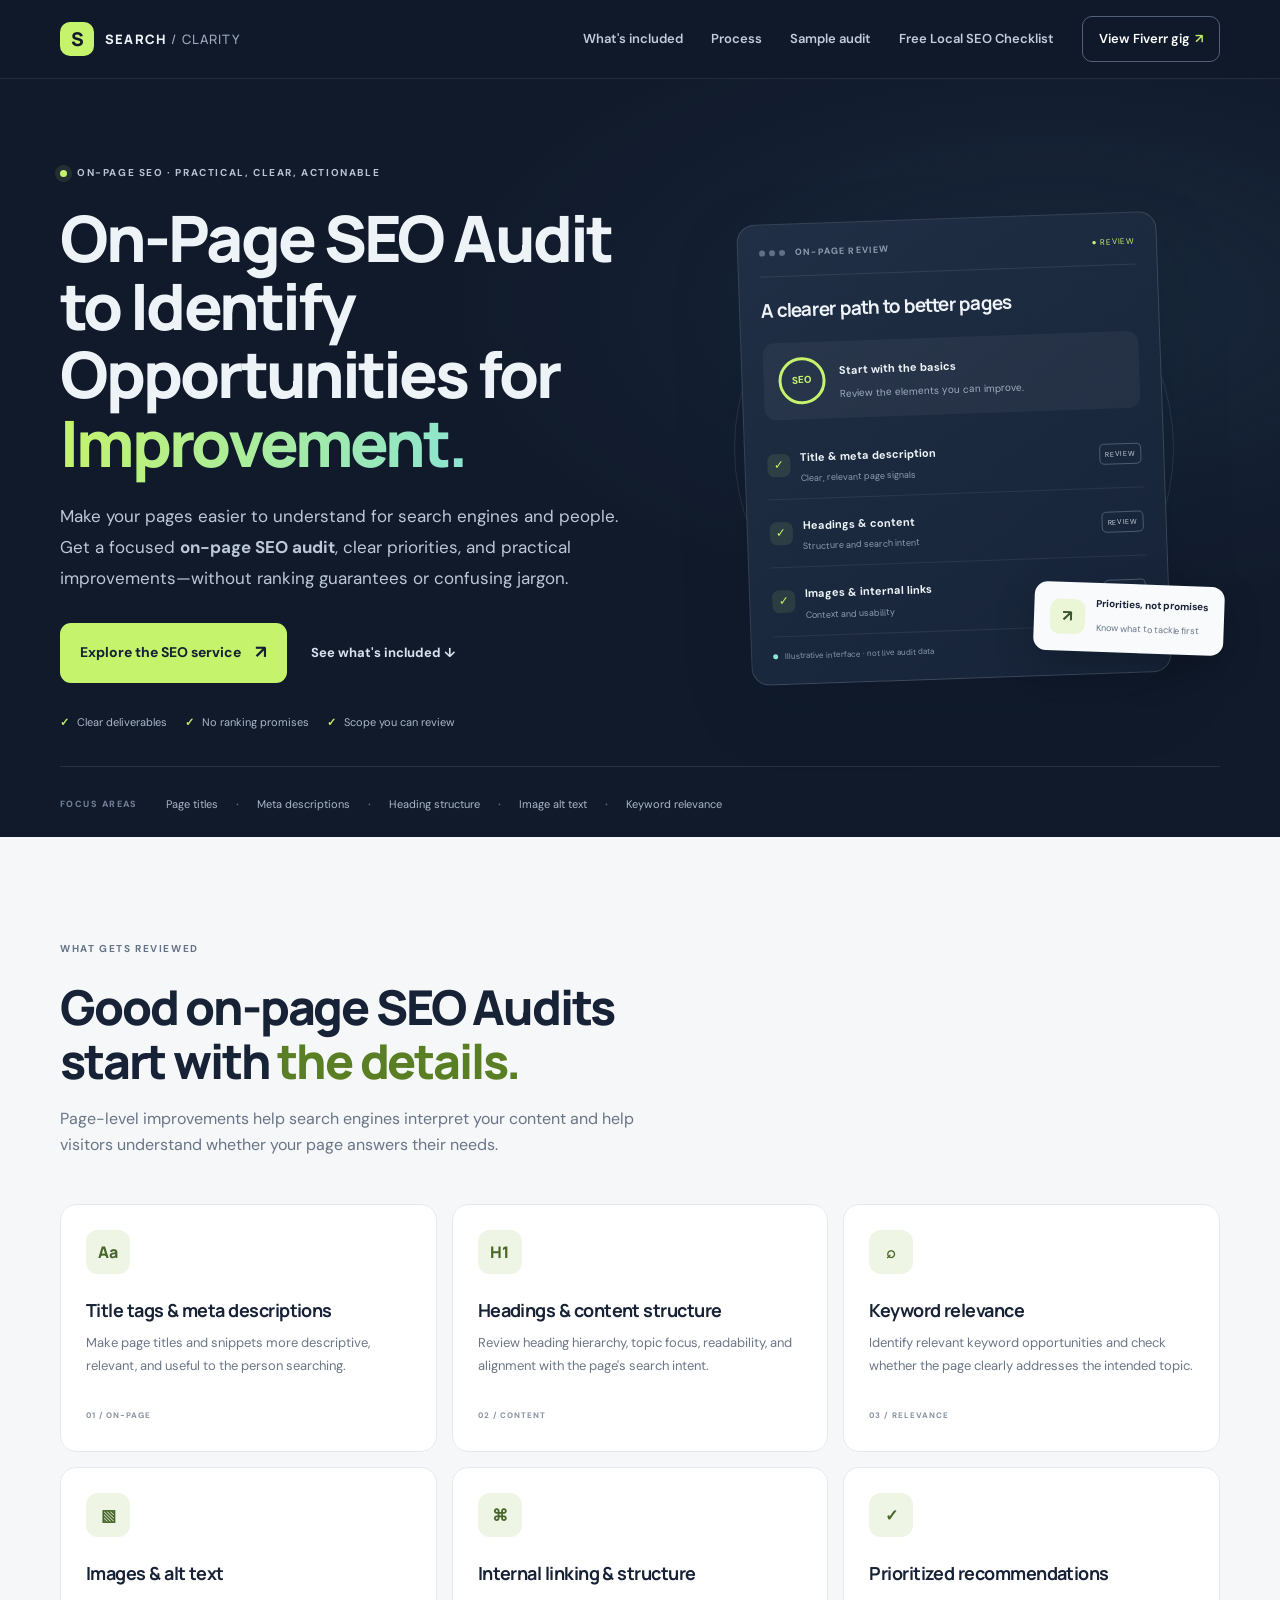
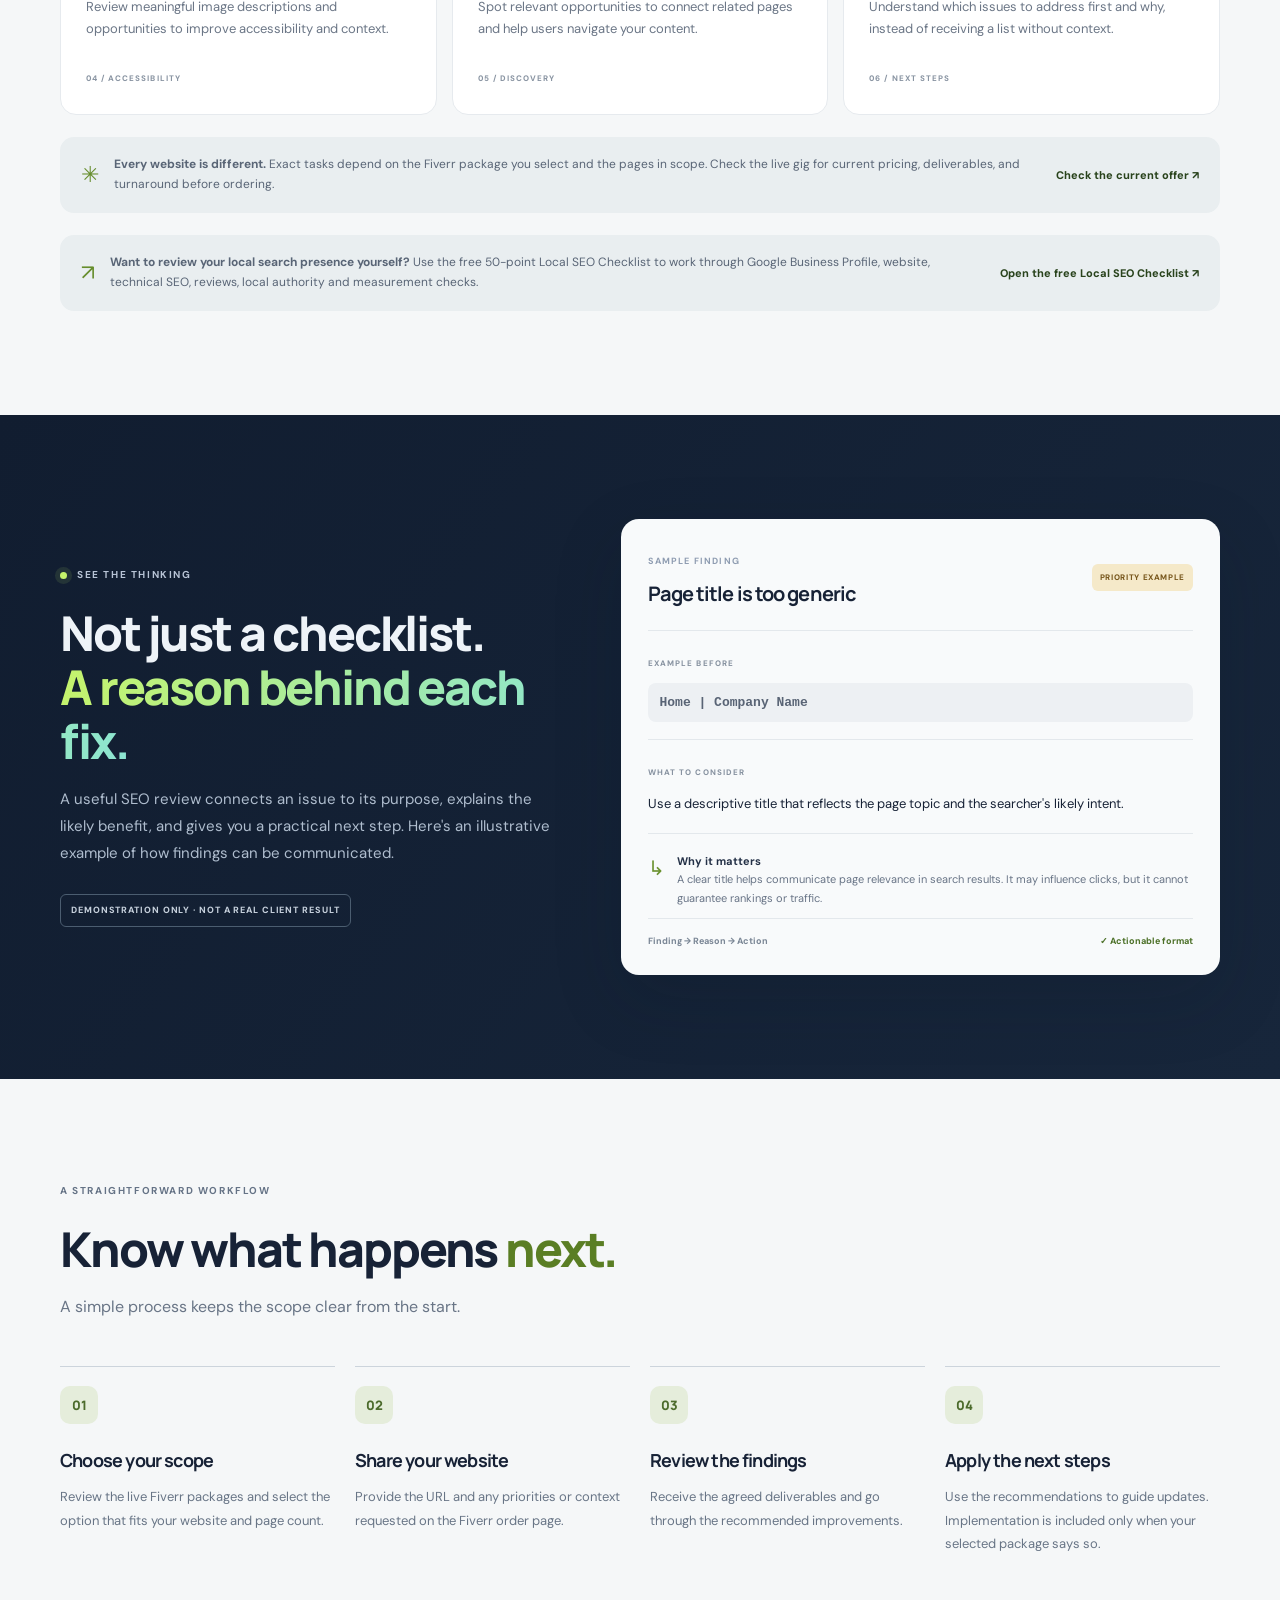
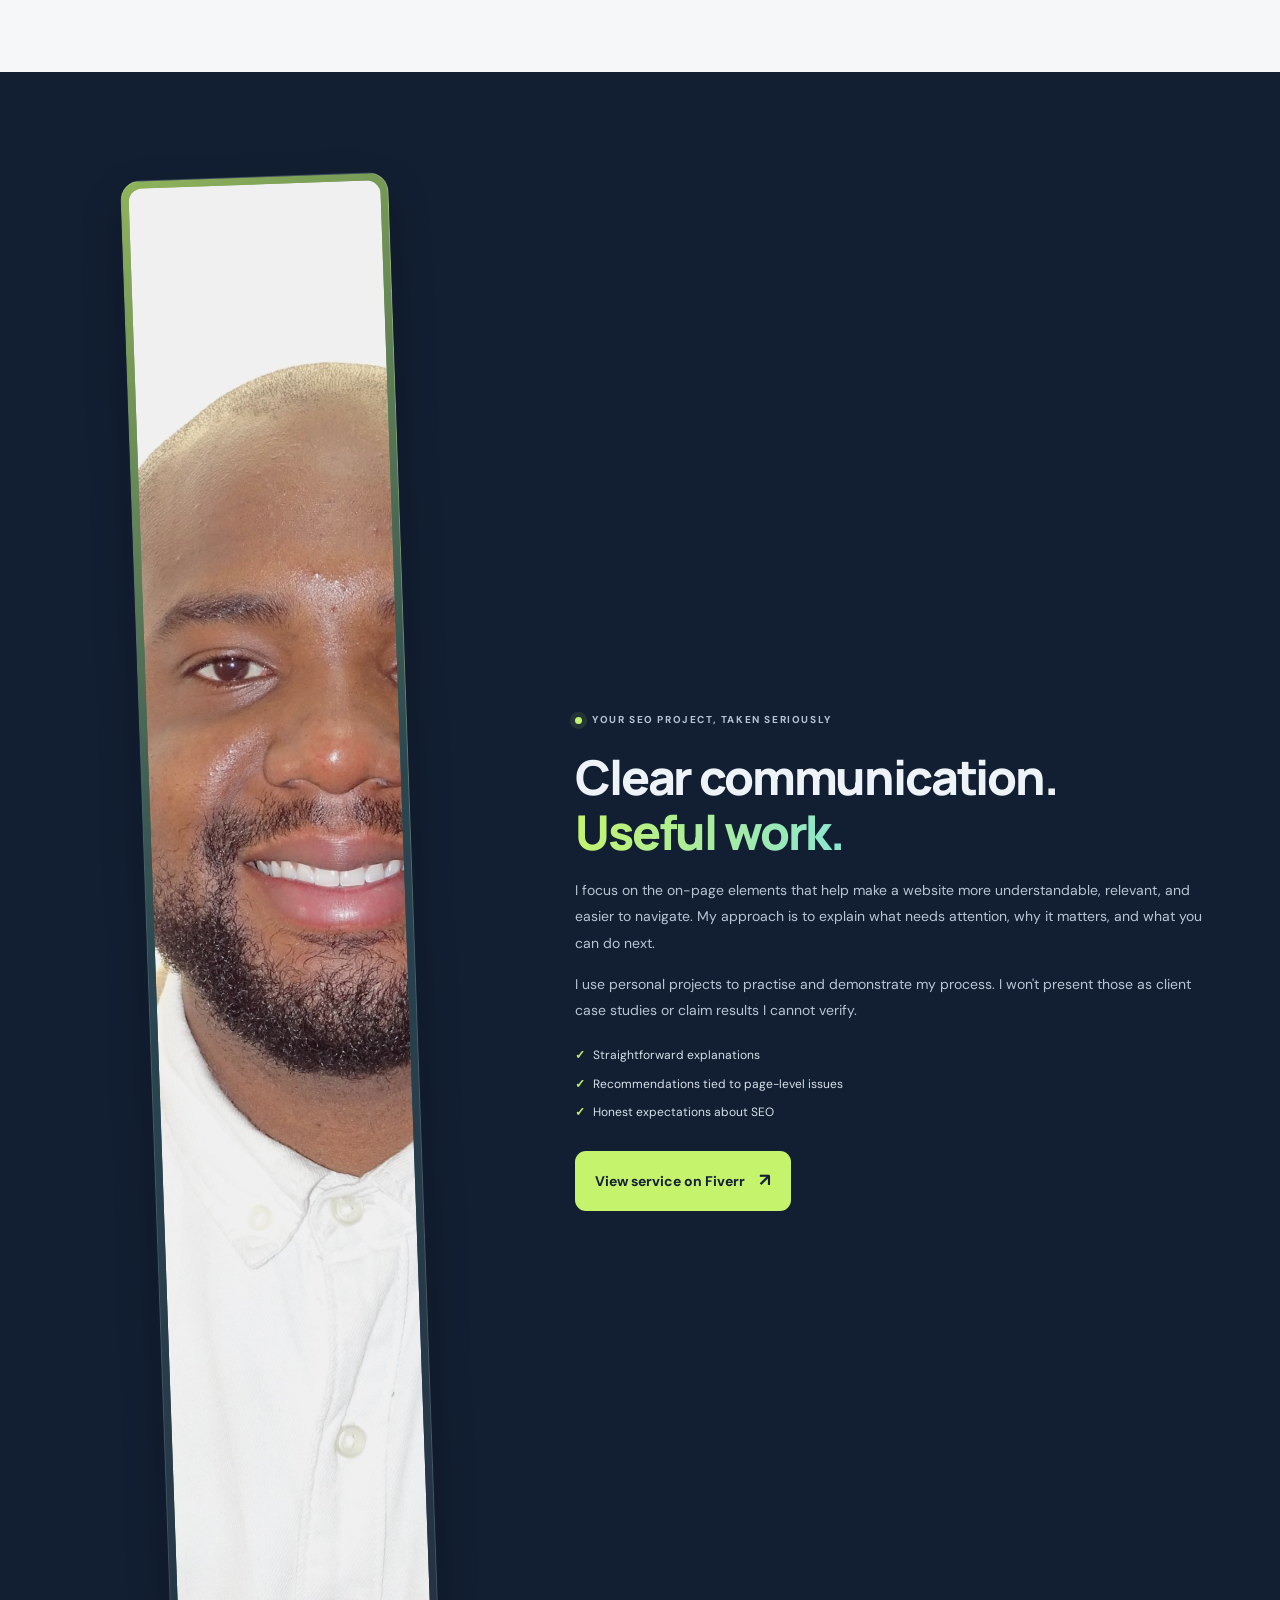
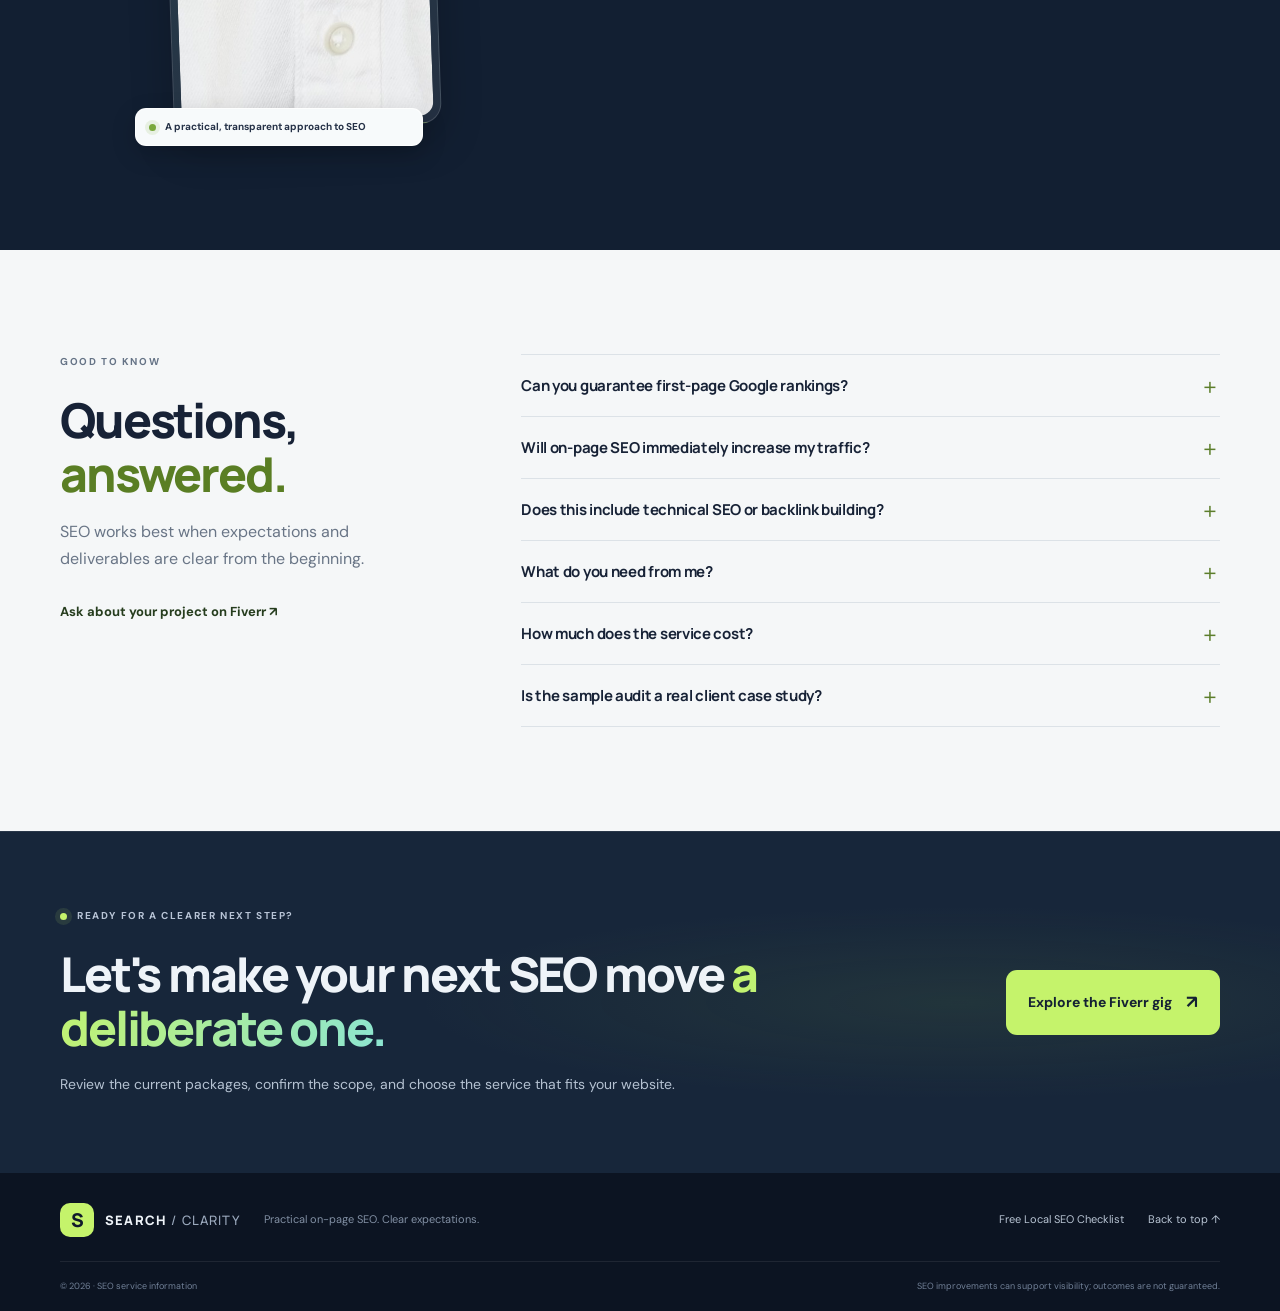
<file: index.html>
<!doctype html>
<html lang="en">
<head>
  <script async src="https://www.googletagmanager.com/gtm.js?id=GTM-PKQ6WCDD"></script>
<script>
  window.dataLayer = window.dataLayer || [];
  function gtag(){dataLayer.push(arguments);}
  gtag('js', new Date());
</script>
  
  <meta charset="utf-8">
  <meta name="viewport" content="width=device-width, initial-scale=1, viewport-fit=cover">
  <meta name="theme-color" content="#101a2b">
  <meta name="color-scheme" content="dark light">

  <title>On-Page SEO Audit | Practical Website SEO Review | SearchClarity</title>
 <link rel="icon" type="image/svg+xml" href="/favicon.svg">

  <meta name="description" content="Get a practical on-page SEO audit of titles, meta descriptions, headings, images and internal links, with clear, prioritized recommendations.">

  <link rel="canonical" href="https://searchclarity.org/">

  <meta property="og:type" content="website">
  <meta property="og:site_name" content="SearchClarity">
  <meta property="og:url" content="https://searchclarity.org/">
  <meta property="og:locale" content="en_US">
  <meta name="twitter:card" content="summary_large_image">
  <meta property="og:title" content="Make your website easier for search engines to understand">
  <meta property="og:description" content="Practical on-page SEO audit and clear next steps. Explore the service on Fiverr.">
  <meta property="og:image" content="https://searchclarity.org/profile-photo.jpg">

  <link rel="preload" as="image" href="./profile-photo.jpg" fetchpriority="high">
  <link rel="stylesheet" href="styles.css">

  <script type="application/ld+json">
  {
    "@context": "https://schema.org",
    "@graph": [
      {
        "@type": "WebSite",
        "@id": "https://searchclarity.org/#website",
        "url": "https://searchclarity.org/",
        "name": "SearchClarity",
        "inLanguage": "en"
      },
      {
        "@type": "WebPage",
        "@id": "https://searchclarity.org/#webpage",
        "url": "https://searchclarity.org/",
        "name": "On-Page SEO Audit | Practical Website SEO Review | SearchClarity",
        "description": "Get a practical on-page SEO audit of titles, meta descriptions, headings, images and internal links, with clear, prioritized recommendations.",
        "isPartOf": { "@id": "https://searchclarity.org/#website" },
        "inLanguage": "en"
      }
    ]
  }
  </script>
</head>

<body>

  <a class="skip-link" href="#main">Skip to content</a>

  <header class="site-header">
    <div class="container nav-wrap">

      <a class="brand" href="#top" aria-label="SEO service home">
        <span class="brand-mark">S</span>
        <span>SEARCH<span class="brand-light"> / CLARITY</span></span>
      </a>

      <button class="menu-toggle" type="button"
        aria-expanded="false" aria-controls="primary-nav">
        <span class="sr-only">Toggle navigation</span>
        <span></span>
        <span></span>
      </button>

      <nav id="primary-nav" class="nav-links" aria-label="Main navigation">
        <a href="#deliverables">What's included</a>
        <a href="#process">Process</a>
        <a href="#sample">Sample audit</a>
         <a href="https://searchclarity.org/free-seo-check.html">Free Local SEO Checklist</a>
        <a class="nav-cta"
          href="https://www.fiverr.com/s/bk0kx31"
          target="_blank" rel="noopener noreferrer">
          View Fiverr gig <span aria-hidden="true">↗</span>
        </a>
      </nav>

    </div>
  </header>

  <main id="main">

    <!-- HERO SECTION -->
    <section class="hero section" id="top">

      <div class="hero-grid container">

        <div class="hero-copy">

          <p class="eyebrow">
            <span class="pulse"></span>
            ON-PAGE SEO · PRACTICAL, CLEAR, ACTIONABLE
          </p>

          <h1>
            On-Page SEO Audit to Identify
            Opportunities for
            <span class="text-gradient">Improvement.</span>
          </h1>

          <p class="hero-lead">
            Make your pages easier to understand for search engines and people.
            Get a focused <strong>on-page SEO audit</strong>, clear priorities,
            and practical improvements—without ranking guarantees or confusing jargon.
          </p>

          <div class="hero-actions">

            <a class="button button-primary"
              href="https://www.fiverr.com/s/bk0kx31"
              target="_blank" rel="noopener noreferrer">
              Explore the SEO service
              <span aria-hidden="true">↗</span>
            </a>

            <a class="text-link" href="#deliverables">
              See what's included
              <span aria-hidden="true">↓</span>
            </a>

          </div>

          <div class="trust-notes">
            <span><i aria-hidden="true">✓</i> Clear deliverables</span>
            <span><i aria-hidden="true">✓</i> No ranking promises</span>
            <span><i aria-hidden="true">✓</i> Scope you can review</span>
          </div>

        </div>

        <div class="hero-visual" aria-label="Illustration of an SEO review dashboard">

          <div class="orbit orbit-one"></div>
          <div class="orbit orbit-two"></div>

          <div class="dashboard-card">

            <div class="dash-top">
              <span class="window-dots">
                <i></i><i></i><i></i>
              </span>
              <span class="dash-label">ON-PAGE REVIEW</span>
              <span class="dash-status">● REVIEW</span>
            </div>

            <div class="dash-title">
              A clearer path to better pages
            </div>

            <div class="score-row">
              <div class="score-ring">
                <span>SEO</span>
              </div>
              <div>
                <strong>Start with the basics</strong>
                <p>Review the elements you can improve.</p>
              </div>
            </div>

            <div class="check-row">
              <span class="check-icon">✓</span>
              <div>
                <strong>Title & meta description</strong>
                <small>Clear, relevant page signals</small>
              </div>
              <span class="row-tag">REVIEW</span>
            </div>

            <div class="check-row">
              <span class="check-icon">✓</span>
              <div>
                <strong>Headings & content</strong>
                <small>Structure and search intent</small>
              </div>
              <span class="row-tag">REVIEW</span>
            </div>

            <div class="check-row">
              <span class="check-icon">✓</span>
              <div>
                <strong>Images & internal links</strong>
                <small>Context and usability</small>
              </div>
              <span class="row-tag">REVIEW</span>
            </div>

            <div class="dash-foot">
              <span class="foot-dot"></span>
              Illustrative interface · not live audit data
            </div>

          </div>

          <div class="floating-note">
            <span class="note-icon">↗</span>
            <div>
              <strong>Priorities, not promises</strong>
              <small>Know what to tackle first</small>
            </div>
          </div>

        </div>

      </div>

      <div class="hero-bottom container">
        <span>FOCUS AREAS</span>
        <div>Page titles</div>
        <b>·</b>
        <div>Meta descriptions</div>
        <b>·</b>
        <div>Heading structure</div>
        <b>·</b>
        <div>Image alt text</div>
        <b>·</b>
        <div>Keyword relevance</div>
      </div>

    </section>

    <!-- DELIVERABLES -->
    <section class="section section-light" id="deliverables">

      <div class="container">

        <div class="section-heading">
          <p class="eyebrow eyebrow-dark">WHAT GETS REVIEWED</p>

          <h2>
            Good on-page SEO Audits start with
            <span class="accent-text">the details.</span>
          </h2>

          <p>
            Page-level improvements help search engines interpret your content
            and help visitors understand whether your page answers their needs.
          </p>
        </div>

        <div class="service-grid">

          <article class="service-card">
            <div class="service-icon">Aa</div>
            <h3>Title tags & meta descriptions</h3>
            <p>
              Make page titles and snippets more descriptive, relevant,
              and useful to the person searching.
            </p>
            <span class="card-number">01 / ON-PAGE</span>
          </article>

          <article class="service-card">
            <div class="service-icon">H1</div>
            <h3>Headings & content structure</h3>
            <p>
              Review heading hierarchy, topic focus, readability,
              and alignment with the page's search intent.
            </p>
            <span class="card-number">02 / CONTENT</span>
          </article>

          <article class="service-card">
            <div class="service-icon">⌕</div>
            <h3>Keyword relevance</h3>
            <p>
              Identify relevant keyword opportunities and check whether
              the page clearly addresses the intended topic.
            </p>
            <span class="card-number">03 / RELEVANCE</span>
          </article>

          <article class="service-card">
            <div class="service-icon">▧</div>
            <h3>Images & alt text</h3>
            <p>
              Review meaningful image descriptions and opportunities
              to improve accessibility and context.
            </p>
            <span class="card-number">04 / ACCESSIBILITY</span>
          </article>

          <article class="service-card">
            <div class="service-icon">⌘</div>
            <h3>Internal linking & structure</h3>
            <p>
              Spot relevant opportunities to connect related pages
              and help users navigate your content.
            </p>
            <span class="card-number">05 / DISCOVERY</span>
          </article>

          <article class="service-card">
            <div class="service-icon">✓</div>
            <h3>Prioritized recommendations</h3>
            <p>
              Understand which issues to address first and why,
              instead of receiving a list without context.
            </p>
            <span class="card-number">06 / NEXT STEPS</span>
          </article>

        </div>

        <div class="scope-note">
          <span class="scope-star">✳</span>

          <p>
            <strong>Every website is different.</strong>
            Exact tasks depend on the Fiverr package you select and the pages
            in scope. Check the live gig for current pricing, deliverables,
            and turnaround before ordering.
          </p>

          <a href="https://www.fiverr.com/s/bk0kx31"
            target="_blank" rel="noopener noreferrer">
            Check the current offer ↗
          </a>
        </div>
        <div class="scope-note">
          <span class="scope-star" aria-hidden="true">↗</span>
          <p>
            <strong>Want to review your local search presence yourself?</strong>
            Use the free 50-point Local SEO Checklist to work through Google Business Profile,
            website, technical SEO, reviews, local authority and measurement checks.
          </p>
          <a href="https://searchclarity.org/free-seo-check.html">Open the free Local SEO Checklist ↗</a>
        </div>

      </div>
    </section>

    <!-- SAMPLE AUDIT -->
    <section class="section dark-section" id="sample">

      <div class="container sample-grid">

        <div>
          <p class="eyebrow">
            <span class="pulse"></span>
            SEE THE THINKING
          </p>

          <h2>
            Not just a checklist.<br>
            <span class="text-gradient">A reason behind each fix.</span>
          </h2>

          <p class="section-copy">
            A useful SEO review connects an issue to its purpose,
            explains the likely benefit, and gives you a practical next step.
            Here's an illustrative example of how findings can be communicated.
          </p>

          <div class="sample-disclaimer">
            DEMONSTRATION ONLY · NOT A REAL CLIENT RESULT
          </div>
        </div>

        <div class="audit-panel">

          <div class="audit-head">
            <div>
              <span class="mini-label">SAMPLE FINDING</span>
              <h3>Page title is too generic</h3>
            </div>
            <span class="priority priority-high">PRIORITY EXAMPLE</span>
          </div>

          <div class="audit-before">
            <span>EXAMPLE BEFORE</span>
            <p>Home | Company Name</p>
          </div>

          <div class="audit-after">
            <span>WHAT TO CONSIDER</span>
            <p>
              Use a descriptive title that reflects the page topic
              and the searcher's likely intent.
            </p>
          </div>

          <div class="audit-reason">
            <span class="reason-icon">↳</span>
            <p>
              <strong>Why it matters</strong><br>
              A clear title helps communicate page relevance in search results.
              It may influence clicks, but it cannot guarantee rankings or traffic.
            </p>
          </div>

          <div class="audit-bottom">
            <span>Finding → Reason → Action</span>
            <span class="audit-check">✓ Actionable format</span>
          </div>

        </div>

      </div>
    </section>

    <!-- PROCESS -->
    <section class="section section-light" id="process">

      <div class="container">

        <div class="section-heading">
          <p class="eyebrow eyebrow-dark">A STRAIGHTFORWARD WORKFLOW</p>

          <h2>
            Know what happens
            <span class="accent-text">next.</span>
          </h2>

          <p>
            A simple process keeps the scope clear from the start.
          </p>
        </div>

        <div class="process-grid">

          <article class="process-step">
            <span class="step-no">01</span>
            <h3>Choose your scope</h3>
            <p>
              Review the live Fiverr packages and select the option
              that fits your website and page count.
            </p>
          </article>

          <article class="process-step">
            <span class="step-no">02</span>
            <h3>Share your website</h3>
            <p>
              Provide the URL and any priorities or context requested
              on the Fiverr order page.
            </p>
          </article>

          <article class="process-step">
            <span class="step-no">03</span>
            <h3>Review the findings</h3>
            <p>
              Receive the agreed deliverables and go through
              the recommended improvements.
            </p>
          </article>

          <article class="process-step">
            <span class="step-no">04</span>
            <h3>Apply the next steps</h3>
            <p>
              Use the recommendations to guide updates.
              Implementation is included only when your selected package says so.
            </p>
          </article>

        </div>

      </div>
    </section>

    <!-- ABOUT -->
    <section class="section about-section" id="about">

      <div class="container about-grid">

        <div class="portrait-wrap">
          <div class="portrait-frame">
            <img
              src="./profile-photo.jpg"
              width="1024"
              height="1536"
              alt="Portrait of the SEO service provider wearing a tan jacket and white shirt"
              loading="lazy"
              decoding="async"
            >
          </div>

          <div class="portrait-caption">
            <span class="caption-dot"></span>
            A practical, transparent approach to SEO
          </div>
        </div>

        <div class="about-copy">

          <p class="eyebrow">
            <span class="pulse"></span>
            YOUR SEO PROJECT, TAKEN SERIOUSLY
          </p>

          <h2>
            Clear communication.<br>
            <span class="text-gradient">Useful work.</span>
          </h2>

          <p>
            I focus on the on-page elements that help make a website more
            understandable, relevant, and easier to navigate. My approach
            is to explain what needs attention, why it matters, and what
            you can do next.
          </p>

          <p>
            I use personal projects to practise and demonstrate my process.
            I won't present those as client case studies or claim results
            I cannot verify.
          </p>

          <div class="about-points">
            <span><i>✓</i> Straightforward explanations</span>
            <span><i>✓</i> Recommendations tied to page-level issues</span>
            <span><i>✓</i> Honest expectations about SEO</span>
          </div>

          <a class="button button-primary"
            href="https://www.fiverr.com/s/bk0kx31"
            target="_blank" rel="noopener noreferrer">
            View service on Fiverr
            <span aria-hidden="true">↗</span>
          </a>

        </div>
      </div>
    </section>

    <!-- FAQ -->
    <section class="section section-light faq-section" id="faq">

      <div class="container faq-grid">

        <div class="faq-intro">

          <p class="eyebrow eyebrow-dark">GOOD TO KNOW</p>

          <h2>
            Questions,
            <span class="accent-text">answered.</span>
          </h2>

          <p>
            SEO works best when expectations and deliverables
            are clear from the beginning.
          </p>

          <a class="text-link text-link-dark"
            href="https://www.fiverr.com/s/bk0kx31"
            target="_blank" rel="noopener noreferrer">
            Ask about your project on Fiverr ↗
          </a>

        </div>

        <div class="faq-list">

          <details>
            <summary>Can you guarantee first-page Google rankings?</summary>
            <p>
              No. No ethical SEO provider can guarantee a particular ranking
              or timeline. Search results depend on many factors outside
              the control of a single service provider.
            </p>
          </details>

          <details>
            <summary>Will on-page SEO immediately increase my traffic?</summary>
            <p>
              Not necessarily. Improvements can make pages clearer and better
              aligned with search intent, but results depend on competition,
              site authority, technical health, content quality, and how
              search engines respond over time.
            </p>
          </details>

          <details>
            <summary>Does this include technical SEO or backlink building?</summary>
            <p>
              Do not assume so. Check the live Fiverr package for its exact
              scope. This page focuses on on-page SEO; technical fixes
              and off-page work should only be expected when explicitly included.
            </p>
          </details>

          <details>
            <summary>What do you need from me?</summary>
            <p>
              Usually, the website URL, the pages included in your chosen
              package, and any relevant business or audience context.
              Follow the requirements listed on the Fiverr order page.
            </p>
          </details>

          <details>
            <summary>How much does the service cost?</summary>
            <p>
              Pricing and package details can change. Use the Fiverr gig link
              for the current price, delivery time, and deliverables
              before placing an order.
            </p>
          </details>

          <details>
            <summary>Is the sample audit a real client case study?</summary>
            <p>
              No. The sample finding on this page is an illustrative
              demonstration of the format and reasoning, not a real
              client result or a claim about a specific website.
            </p>
          </details>

        </div>
      </div>
    </section>

    <!-- FINAL CTA -->
    <section class="final-cta">

      <div class="container final-cta-inner">

        <div>
          <p class="eyebrow">
            <span class="pulse"></span>
            READY FOR A CLEARER NEXT STEP?
          </p>

          <h2>
            Let's make your next SEO move
            <span class="text-gradient">a deliberate one.</span>
          </h2>

          <p>
            Review the current packages, confirm the scope,
            and choose the service that fits your website.
          </p>
        </div>

        <a class="button button-primary button-large"
          href="https://www.fiverr.com/s/bk0kx31"
          target="_blank" rel="noopener noreferrer">
          Explore the Fiverr gig
          <span aria-hidden="true">↗</span>
        </a>

      </div>
    </section>

  </main>

  <!-- FOOTER -->
  <footer class="site-footer">

    <div class="container footer-inner">

      <a class="brand" href="#top">
        <span class="brand-mark">S</span>
        <span>SEARCH<span class="brand-light"> / CLARITY</span></span>
      </a>

      <p>Practical on-page SEO. Clear expectations.</p>
      <a class="back-top" href="https://searchclarity.org/free-seo-check.html">Free Local SEO Checklist</a>

      <a href="#top" class="back-top">Back to top ↑</a>

    </div>

    <div class="container copyright">
      <span>© <span id="year">2026</span> · SEO service information</span>
      <span>SEO improvements can support visibility; outcomes are not guaranteed.</span>
    </div>

  </footer>

  <script src="script.js" defer></script>

</body>
</html>
</file>
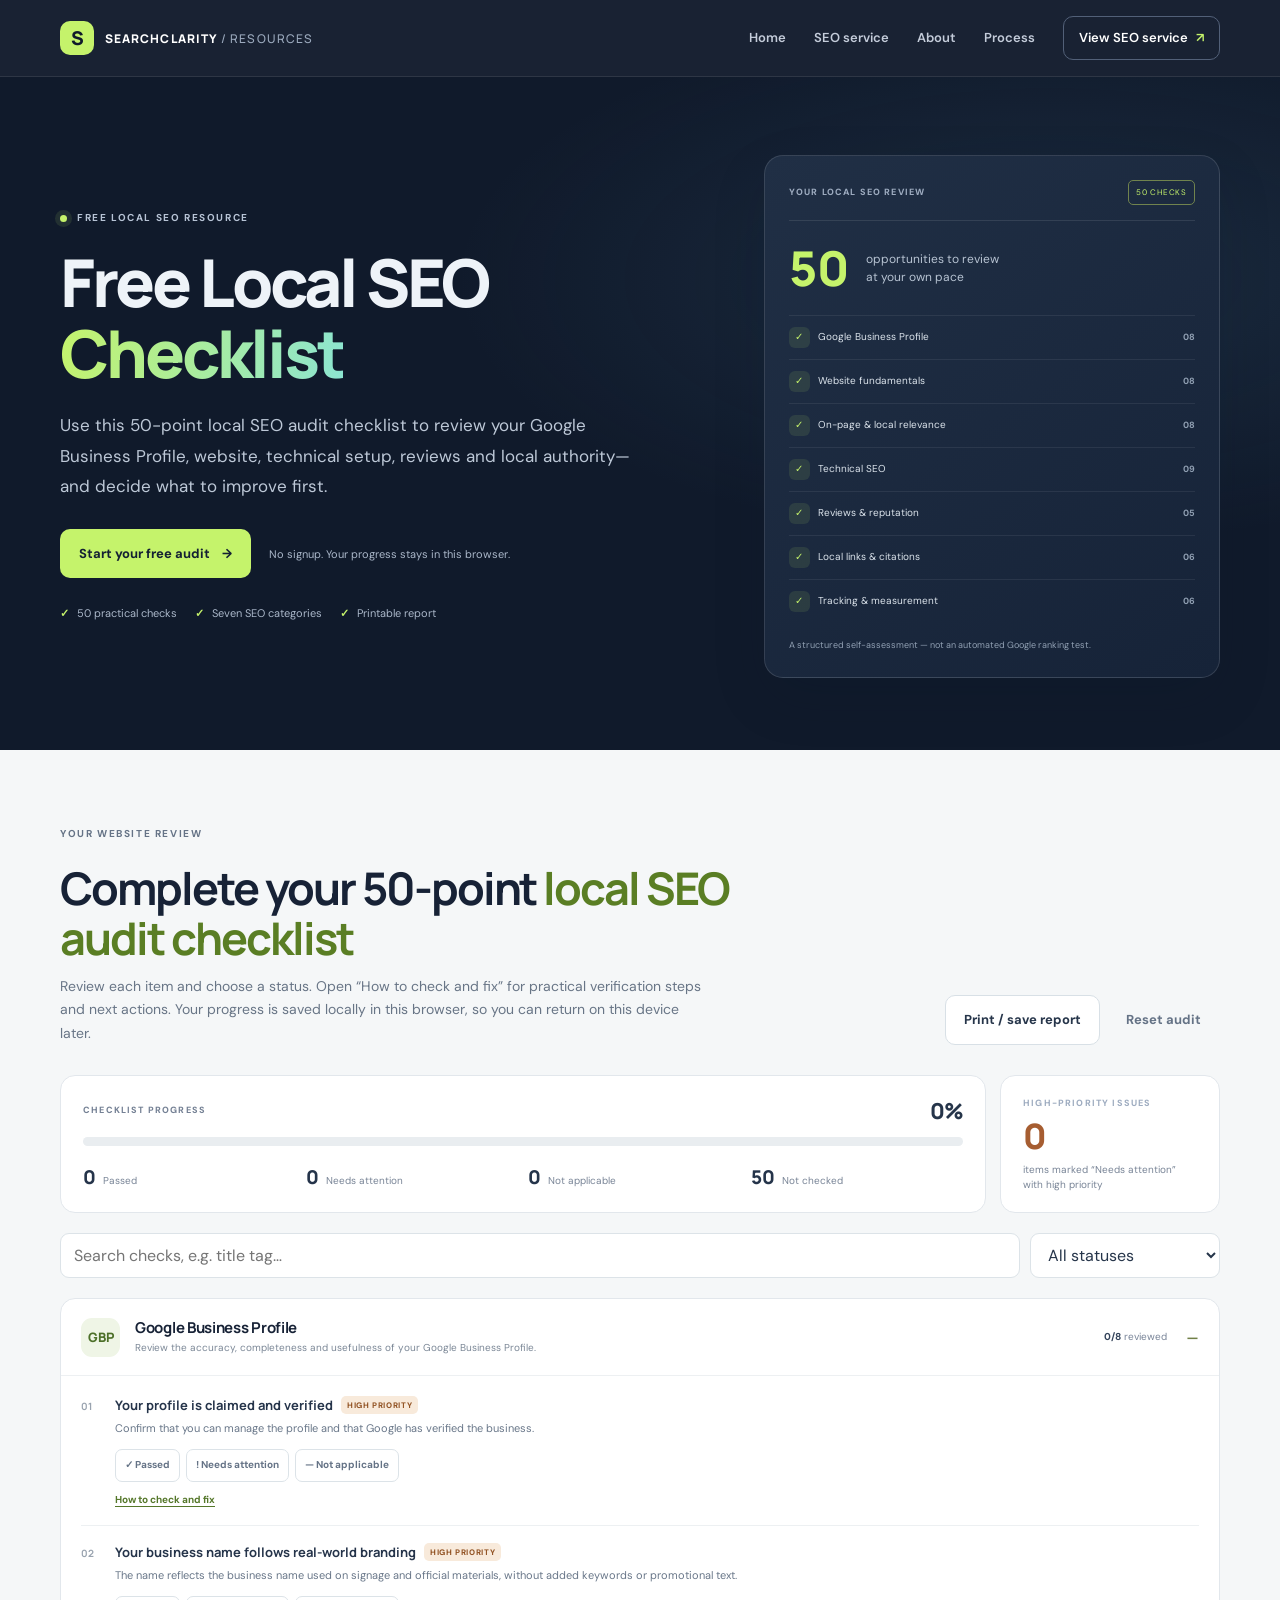
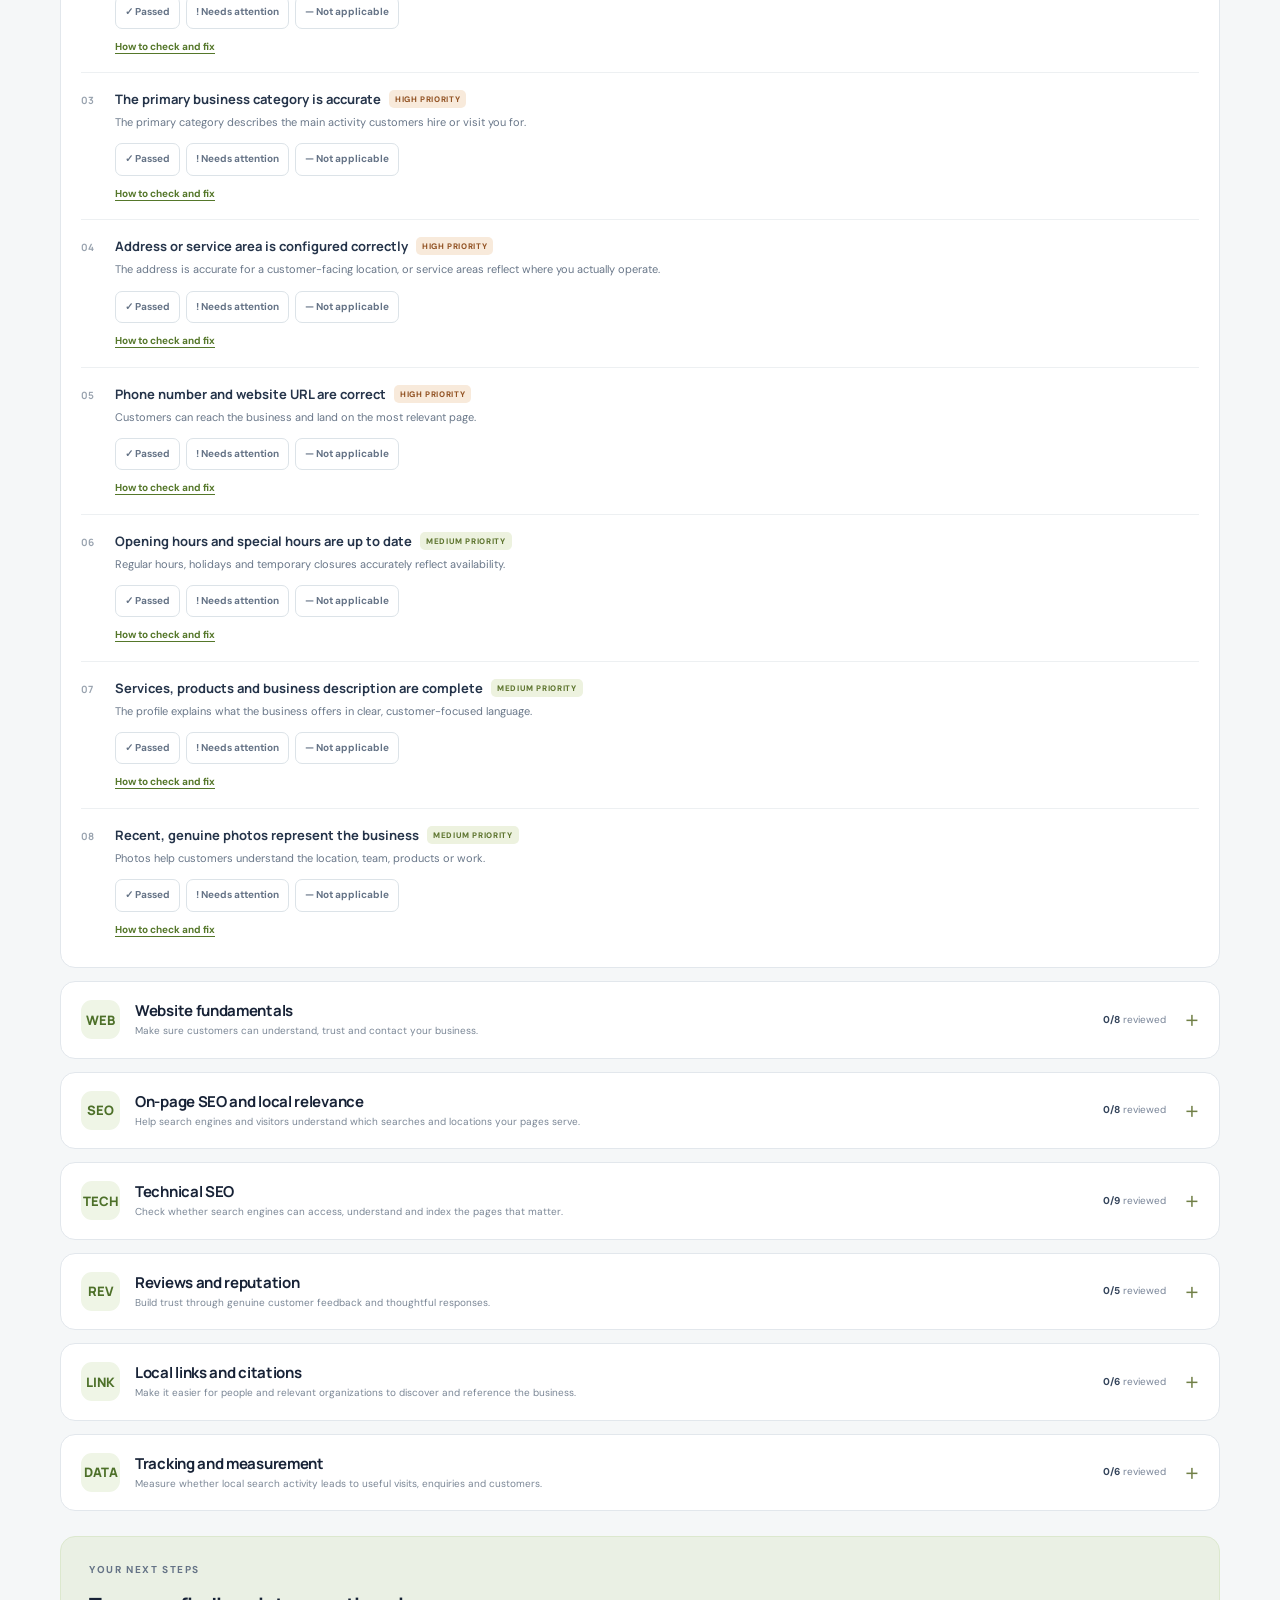
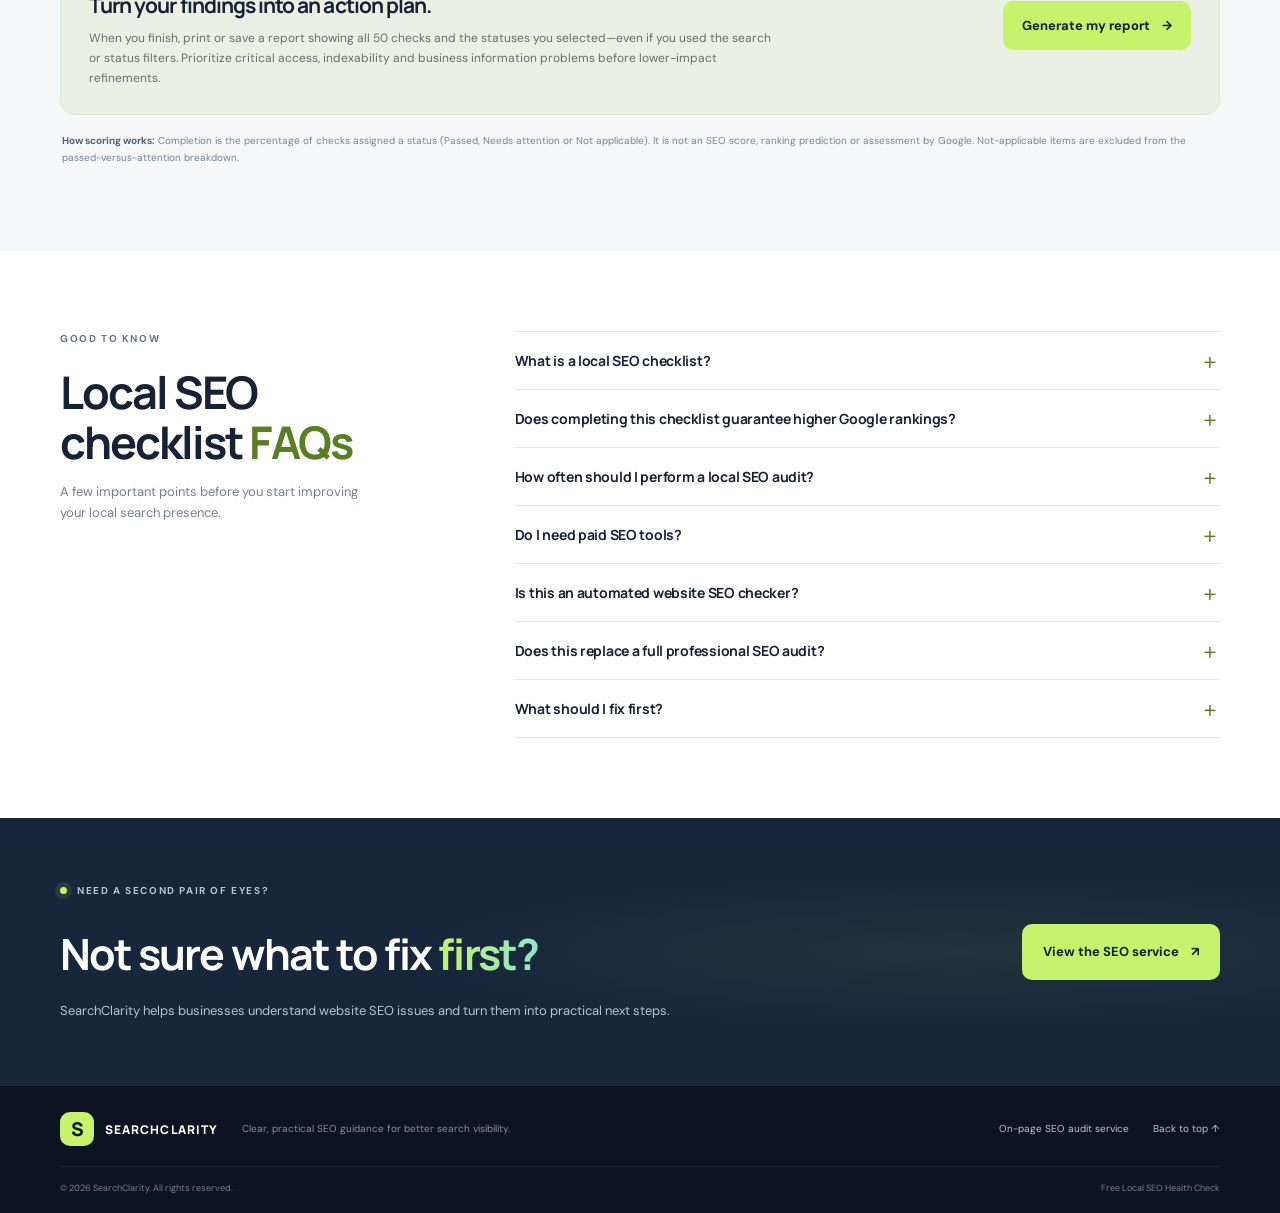
<file: free-seo-check.html>
<head>

 <script async src="https://www.googletagmanager.com/gtm.js?id=GTM-PKQ6WCDD"></script>
<script>
  window.dataLayer = window.dataLayer || [];
  function gtag(){dataLayer.push(arguments);}
  gtag('js', new Date());
</script>
  
  <meta charset="utf-8">
  <meta name="viewport" content="width=device-width, initial-scale=1, viewport-fit=cover">
  <meta name="theme-color" content="#101a2b">
  <meta name="description" content="Use this free 50-point local SEO checklist to review your Google Business Profile, website, technical SEO, reviews, local links and tracking. Prioritize practical fixes.">
  <meta name="robots" content="index,follow">
  <link rel="canonical" href="https://searchclarity.org/free-seo-check.html">

  <title>Free Local SEO Checklist: 50-Point Audit | SearchClarity</title>
  <meta property="og:type" content="website">
  <meta property="og:site_name" content="SearchClarity">
  <meta property="og:title" content="Free Local SEO Checklist: 50-Point Audit | SearchClarity">
  <meta property="og:description" content="Review your Google Business Profile, website, technical SEO, reviews, local links and tracking with this practical 50-point checklist.">
  <meta property="og:url" content="https://searchclarity.org/free-seo-check.html">
  <meta property="og:locale" content="en_US">
  <meta name="twitter:card" content="summary">

  <link rel="icon" type="image/svg+xml" href="/favicon.svg">
  <link rel="preconnect" href="https://fonts.googleapis.com">
  <link rel="preconnect" href="https://fonts.gstatic.com" crossorigin>
  <link href="https://fonts.googleapis.com/css2?family=DM+Sans:wght@400;500;600;700&family=Manrope:wght@400;500;600;700;800&display=swap" rel="stylesheet">
  <link rel="stylesheet" href="./checklist.css">

  <script type="application/ld+json">
  {
    "@context": "https://schema.org",
    "@graph": [
      {
        "@type": "WebSite",
        "@id": "https://searchclarity.org/#website",
        "url": "https://searchclarity.org/",
        "name": "SearchClarity",
        "inLanguage": "en"
      },
      {
        "@type": "WebPage",
        "@id": "https://searchclarity.org/free-seo-check.html#webpage",
        "url": "https://searchclarity.org/free-seo-check.html",
        "name": "Free Local SEO Checklist: 50-Point Audit",
        "description": "A practical 50-point local SEO checklist covering Google Business Profile, website fundamentals, on-page SEO, technical SEO, reviews, local links and measurement.",
        "isPartOf": { "@id": "https://searchclarity.org/#website" },
        "breadcrumb": { "@id": "https://searchclarity.org/free-seo-check.html#breadcrumb" },
        "inLanguage": "en"
      },
      {
        "@type": "BreadcrumbList",
        "@id": "https://searchclarity.org/free-seo-check.html#breadcrumb",
        "itemListElement": [
          {
            "@type": "ListItem",
            "position": 1,
            "name": "Home",
            "item": "https://searchclarity.org/"
          },
          {
            "@type": "ListItem",
            "position": 2,
            "name": "Free Local SEO Checklist"
          }
        ]
      }
    ]
  }
  </script>
</head>
<body>
  <a class="skip-link" href="#main">Skip to content</a>
  <header class="site-header">
    <div class="container nav-wrap">
      <a class="brand" href="/" aria-label="SearchClarity home">
        <span class="brand-mark" aria-hidden="true">S</span>
        <span>SEARCHCLARITY <span class="brand-light">/ RESOURCES</span></span>
      </a>
      <nav class="nav-links" id="primary-nav" aria-label="Main navigation">
        <a href="/">Home</a>
        <a href="/#deliverables">SEO service</a>
        <a href="/#about">About</a>
        <a href="/#process">Process</a>
        <a class="nav-cta" href="https://www.fiverr.com/s/bk0kx31" target="_blank" rel="noopener noreferrer">View SEO service <span aria-hidden="true">↗</span></a>
      </nav>
      <button class="menu-toggle" type="button" aria-label="Open navigation" aria-expanded="false" aria-controls="primary-nav">
        <span></span><span></span><span></span>
      </button>
    </div>
  </header>

  <main id="main">
    <section class="hero">
      <div class="container hero-grid">
        <div class="hero-copy">
          <p class="eyebrow"><span class="pulse"></span> FREE LOCAL SEO RESOURCE</p>
          <h1>Free Local SEO <span class="text-gradient">Checklist</span></h1>
          <p class="hero-lead">Use this 50-point local SEO audit checklist to review your Google Business Profile, website, technical setup, reviews and local authority—and decide what to improve first.</p>
          <div class="hero-actions">
            <a class="button button-primary" href="#audit">Start your free audit <span>→</span></a>
            <span class="trust-note">No signup. Your progress stays in this browser.</span>
          </div>
          <div class="trust-notes">
            <span><i>✓</i> 50 practical checks</span>
            <span><i>✓</i> Seven SEO categories</span>
            <span><i>✓</i> Printable report</span>
          </div>
        </div>
        <aside class="hero-card" aria-label="Checklist overview">
          <div class="hero-card-top"><span class="dash-label">YOUR LOCAL SEO REVIEW</span><span class="live-pill">50 CHECKS</span></div>
          <div class="hero-card-score"><strong>50</strong><span>opportunities to review<br>at your own pace</span></div>
          <div class="hero-mini-list">
            <div><span class="mini-check">✓</span> Google Business Profile <b>08</b></div>
            <div><span class="mini-check">✓</span> Website fundamentals <b>08</b></div>
            <div><span class="mini-check">✓</span> On-page & local relevance <b>08</b></div>
            <div><span class="mini-check">✓</span> Technical SEO <b>09</b></div>
            <div><span class="mini-check">✓</span> Reviews & reputation <b>05</b></div>
            <div><span class="mini-check">✓</span> Local links & citations <b>06</b></div>
            <div><span class="mini-check">✓</span> Tracking & measurement <b>06</b></div>
          </div>
          <p class="hero-card-foot">A structured self-assessment — not an automated Google ranking test.</p>
        </aside>
      </div>
    </section>

    <section class="audit-section" id="audit">
      <div class="container">
        <div class="audit-intro">
          <div>
            <p class="eyebrow eyebrow-dark">YOUR WEBSITE REVIEW</p>
            <h2>Complete your 50-point <span class="accent-text">local SEO audit checklist</span></h2>
            <p>Review each item and choose a status. Open “How to check and fix” for practical verification steps and next actions. Your progress is saved locally in this browser, so you can return on this device later.</p>
          </div>
          <div class="audit-actions">
            <button class="button button-outline" id="print-report" type="button">Print / save report</button>
            <button class="button button-quiet" id="reset-audit" type="button">Reset audit</button>
          </div>
        </div>

        <div class="dashboard" aria-live="polite">
          <div class="dashboard-main">
            <div class="dashboard-heading"><span>CHECKLIST PROGRESS</span><strong id="completion-value">0%</strong></div>
            <div class="progress-track" role="progressbar" aria-label="Checklist completion" aria-valuemin="0" aria-valuemax="100" aria-valuenow="0" id="overall-progress"><span id="progress-fill"></span></div>
            <div class="stat-grid">
              <div><strong id="passed-count">0</strong><span>Passed</span></div>
              <div><strong id="attention-count">0</strong><span>Needs attention</span></div>
              <div><strong id="na-count">0</strong><span>Not applicable</span></div>
              <div><strong id="unchecked-count">50</strong><span>Not checked</span></div>
            </div>
          </div>
          <div class="dashboard-side">
            <span class="side-label">HIGH-PRIORITY ISSUES</span>
            <strong id="high-issues">0</strong>
            <span>items marked “Needs attention” with high priority</span>
          </div>
        </div>

        <div class="filter-row">
          <label class="search-wrap"><span class="sr-only">Search checklist</span><input id="search-checks" type="search" placeholder="Search checks, e.g. title tag…" autocomplete="off"></label>
          <label class="filter-wrap"><span class="sr-only">Filter by status</span>
            <select id="status-filter">
              <option value="all">All statuses</option>
              <option value="unchecked">Not checked</option>
              <option value="pass">Passed</option>
              <option value="fail">Needs attention</option>
              <option value="na">Not applicable</option>
            </select>
          </label>
        </div>

        <div class="category-list" id="category-list">
          <noscript><p class="noscript">Please enable JavaScript to use the interactive checklist. The checklist requires JavaScript for progress tracking and status selection.</p></noscript>
        </div>

        <div class="report-callout">
          <div><p class="eyebrow eyebrow-dark">YOUR NEXT STEPS</p><h3>Turn your findings into an action plan.</h3><p>When you finish, print or save a report showing all 50 checks and the statuses you selected—even if you used the search or status filters. Prioritize critical access, indexability and business information problems before lower-impact refinements.</p></div>
          <button class="button button-primary" id="print-report-bottom" type="button">Generate my report <span>→</span></button>
        </div>
        <p class="method-note"><strong>How scoring works:</strong> Completion is the percentage of checks assigned a status (Passed, Needs attention or Not applicable). It is not an SEO score, ranking prediction or assessment by Google. Not-applicable items are excluded from the passed-versus-attention breakdown.</p>
      </div>
    </section>

    <section class="faq-section">
      <div class="container faq-grid">
        <div><p class="eyebrow eyebrow-dark">GOOD TO KNOW</p><h2>Local SEO checklist <span class="accent-text">FAQs</span></h2><p class="faq-lead">A few important points before you start improving your local search presence.</p></div>
        <div class="faq-list">
          <details><summary>What is a local SEO checklist?</summary><p>A local SEO checklist is a structured way to review the website and online presence signals that can help a business appear in relevant local search results. It commonly covers Google Business Profile, website content, technical accessibility, reviews and local references.</p></details>
          <details><summary>Does completing this checklist guarantee higher Google rankings?</summary><p>No. Search visibility depends on many factors, including relevance, distance and prominence for local results, as well as competition and search context. This checklist helps identify issues and improvement opportunities; it cannot guarantee rankings, traffic or leads.</p></details>
          <details><summary>How often should I perform a local SEO audit?</summary><p>Review important business information whenever it changes. A broader check every three to six months is a sensible starting point, with additional reviews after a website migration, redesign, major content update or change in business locations.</p></details>
          <details><summary>Do I need paid SEO tools?</summary><p>No. Many checks can be completed with publicly available pages and free tools such as Google Business Profile, Google Search Console, PageSpeed Insights and Rich Results Test. Some advanced crawling and competitive research tasks may benefit from paid tools, but they are not required to use this checklist.</p></details>
          <details><summary>Is this an automated website SEO checker?</summary><p>No. This is an interactive self-assessment checklist, not an automated website SEO checker. It does not crawl your website, inspect your code or test Google rankings. Use the instructions in each item to check your own website and online presence.</p></details>
          <details><summary>Does this replace a full professional SEO audit?</summary><p>No. It helps you review common local SEO areas and organize potential improvements. A full audit may also require a website crawl, Search Console and analytics data, backlink analysis, competitor research and technical testing.</p></details>
          <details><summary>What should I fix first?</summary><p>Start with issues that prevent customers or search engines from finding accurate information: incorrect business details, an unavailable or blocked website, important pages accidentally set to noindex, broken redirects, or incorrect canonical URLs. Then work through relevance, content, reputation and measurement improvements.</p></details>
        </div>
      </div>
    </section>

    <section class="final-cta">
      <div class="container final-cta-inner">
        <div><p class="eyebrow"><span class="pulse"></span> NEED A SECOND PAIR OF EYES?</p><h2>Not sure what to fix <span class="text-gradient">first?</span></h2><p>SearchClarity helps businesses understand website SEO issues and turn them into practical next steps.</p></div>
        <a class="button button-primary button-large" href="https://www.fiverr.com/s/bk0kx31" target="_blank" rel="noopener noreferrer">View the SEO service <span>↗</span></a>
      </div>
    </section>
  </main>

  <footer class="site-footer">
    <div class="container footer-inner"><a class="brand" href="/"><span class="brand-mark">S</span><span>SEARCHCLARITY</span></a><p>Clear, practical SEO guidance for better search visibility.</p><a class="back-top" href="https://searchclarity.org/">On-page SEO audit service</a><a class="back-top" href="#main">Back to top ↑</a></div>
    <div class="container copyright"><span>© <span id="year"></span> SearchClarity. All rights reserved.</span><span>Free Local SEO Health Check</span></div>
  </footer>
  <script src="./checklist.js" defer></script>
</body>
</html>
</file>
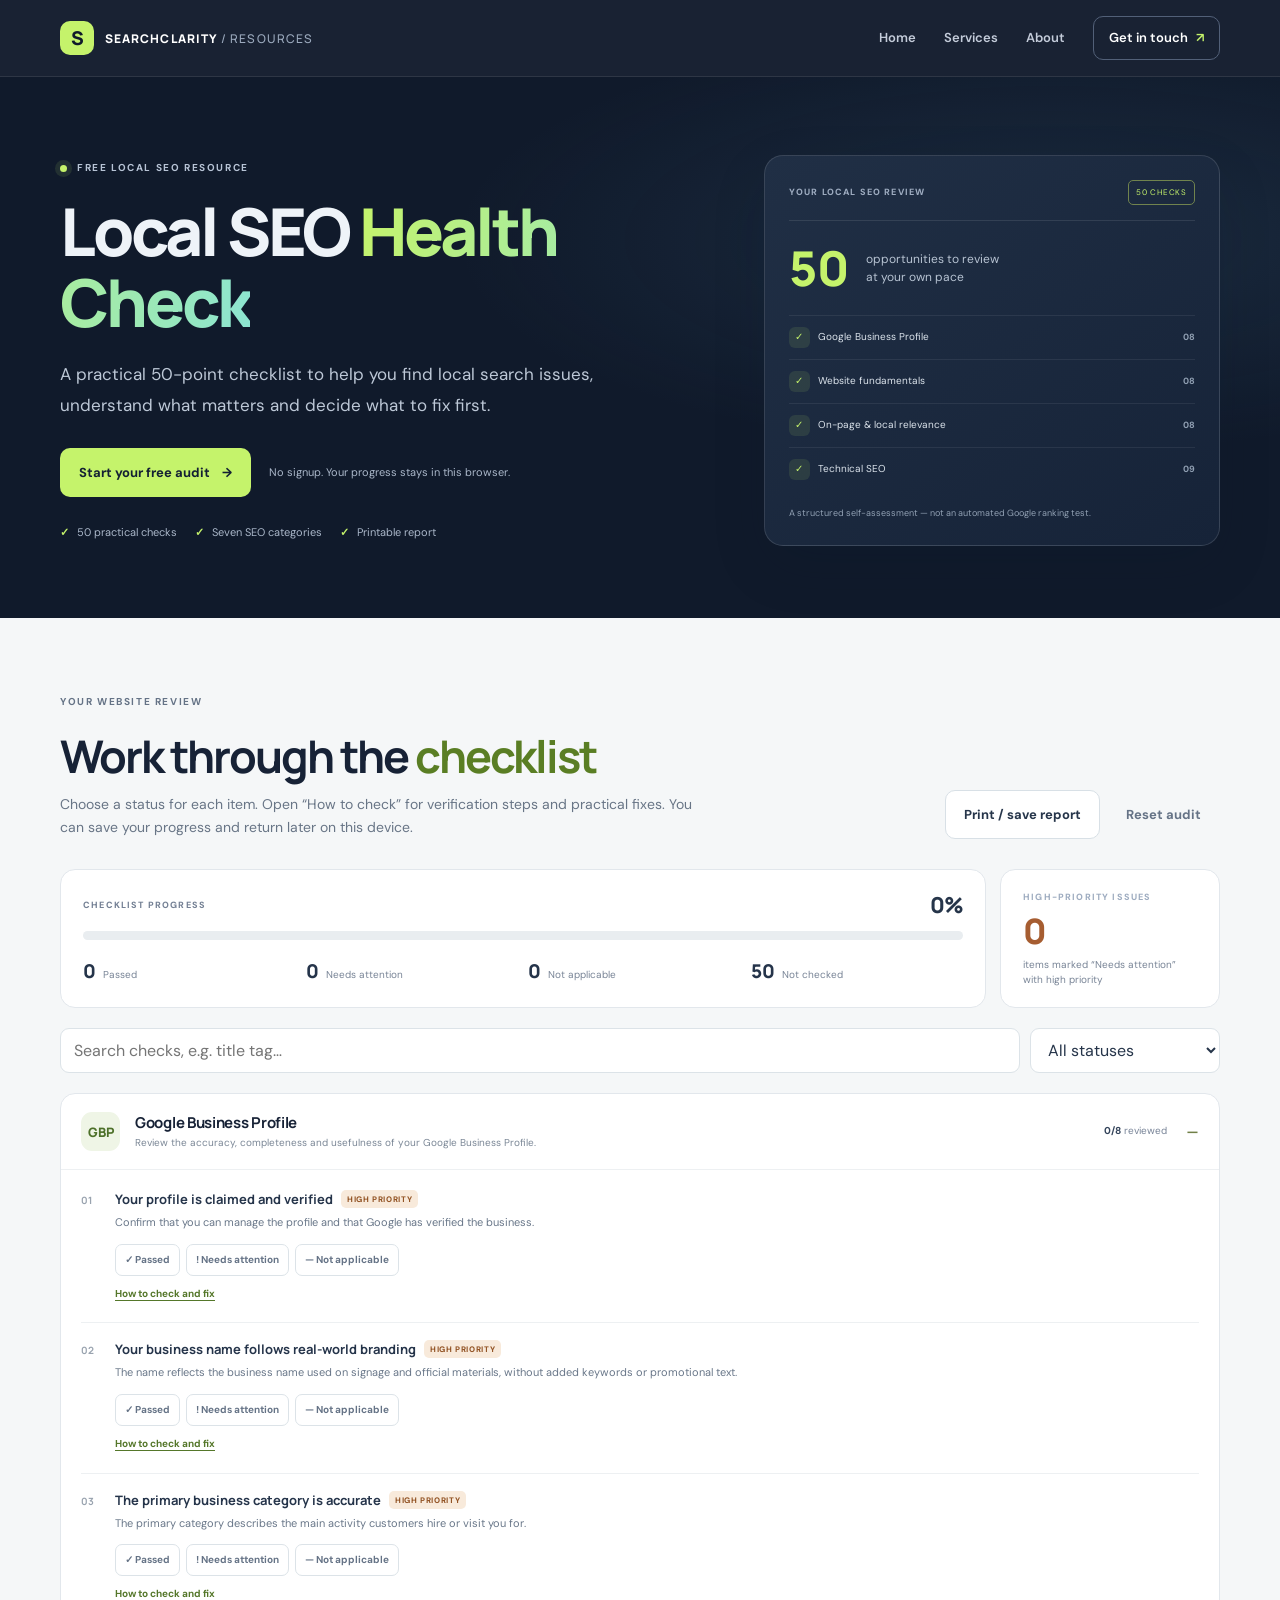
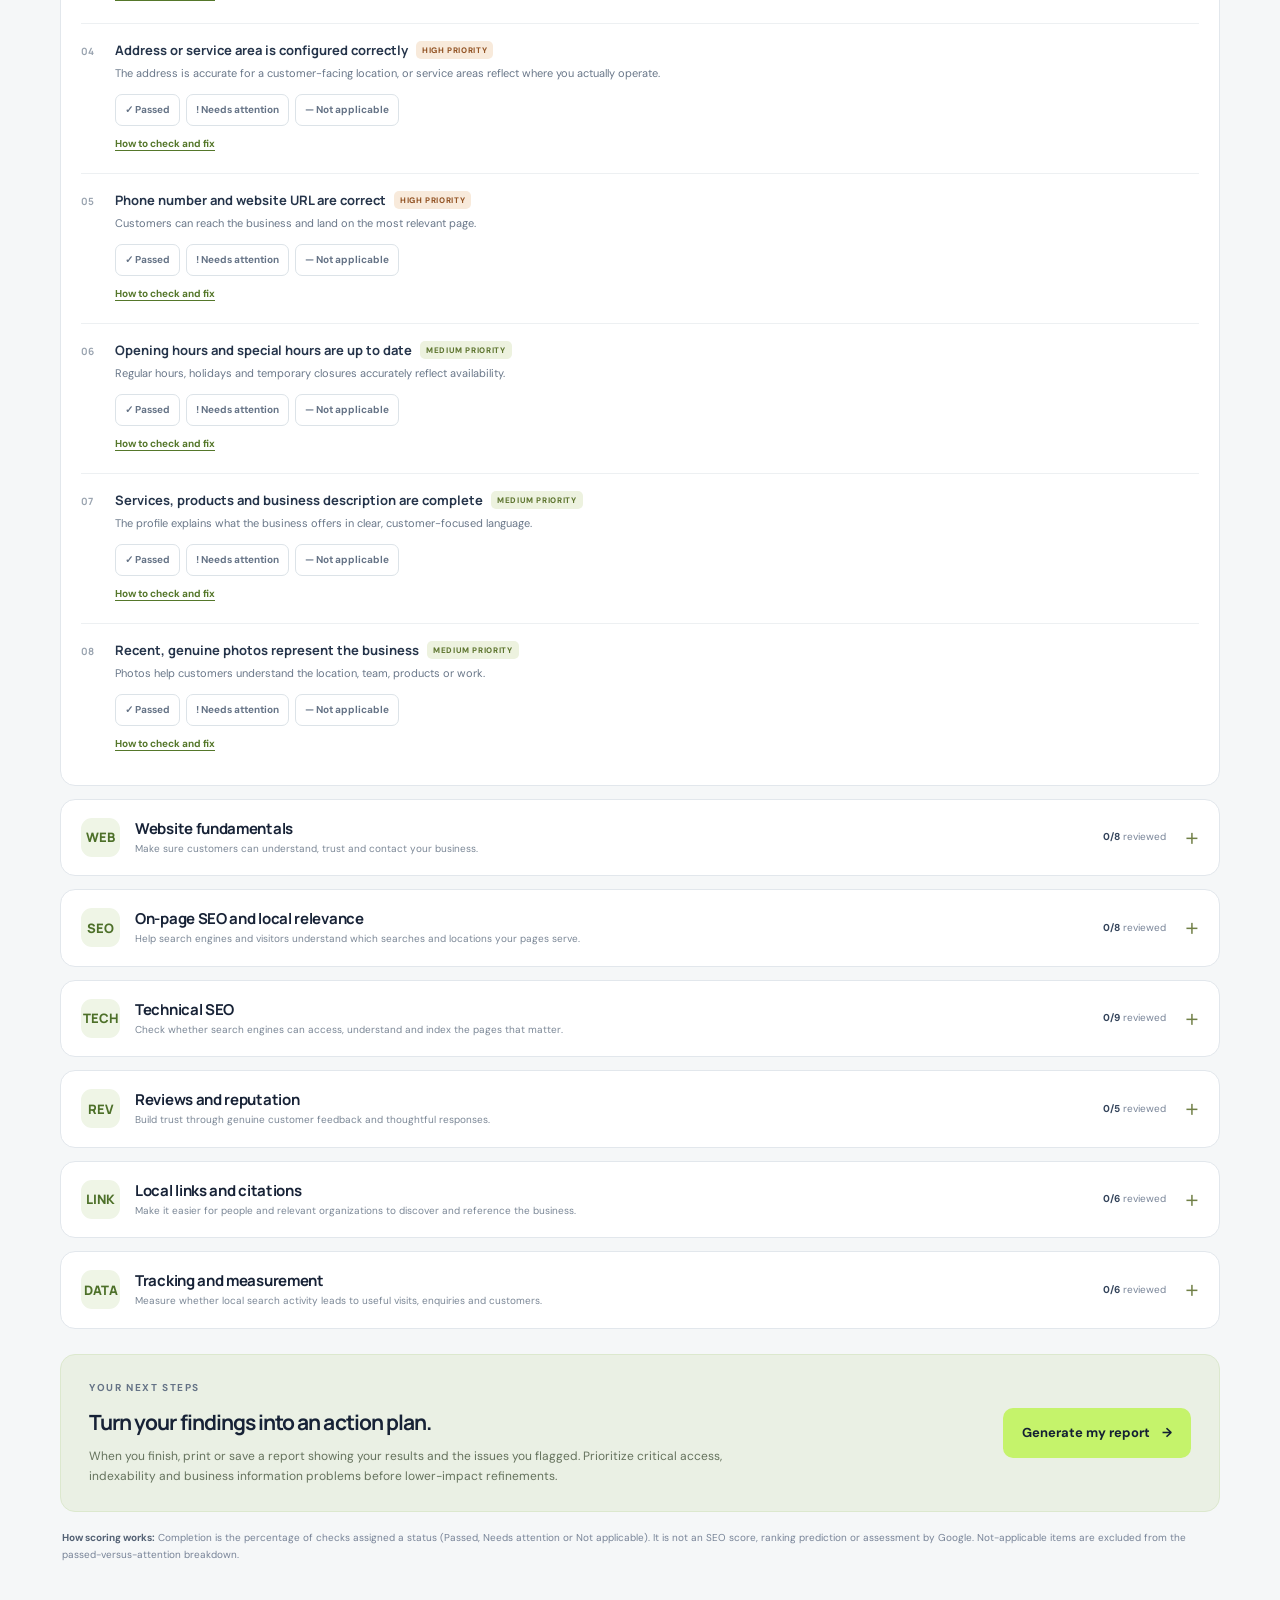
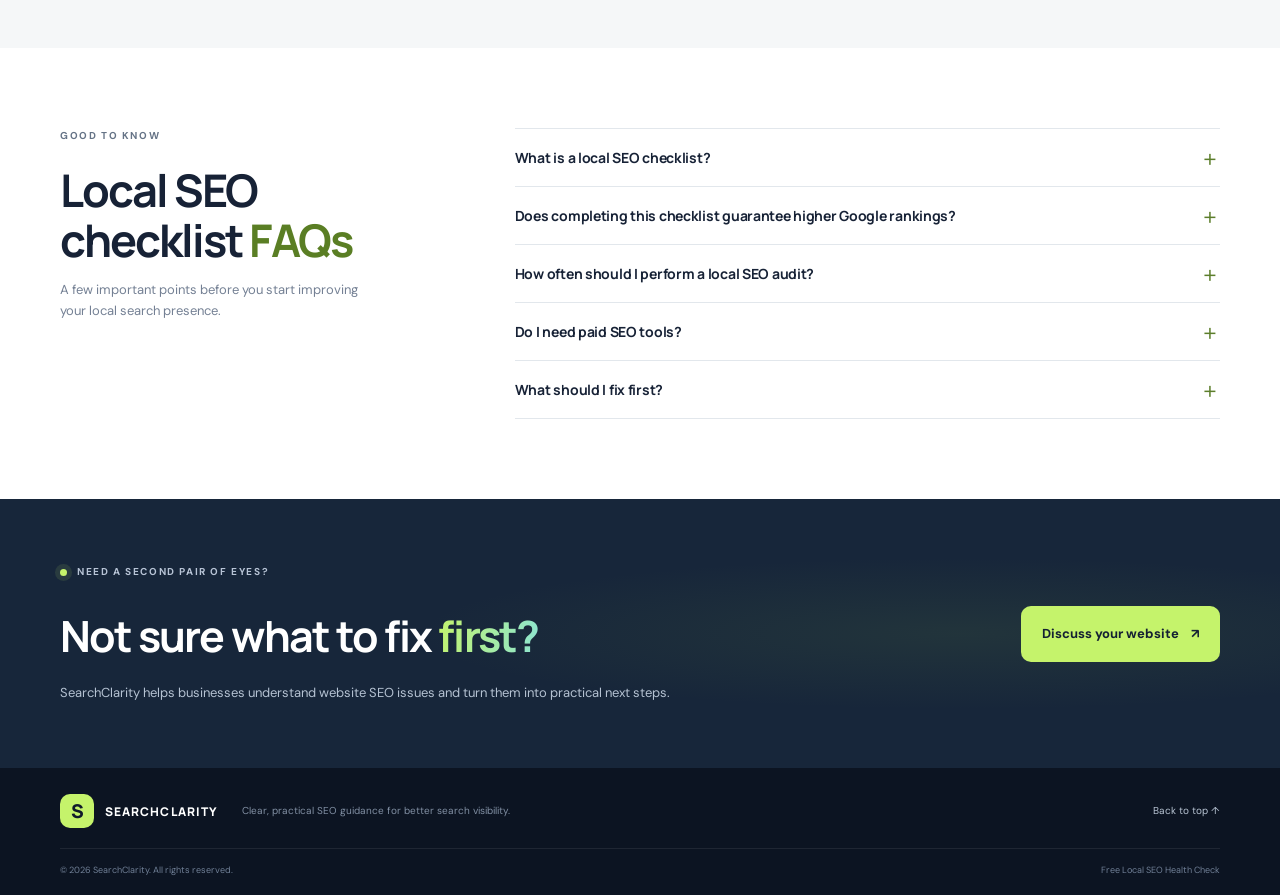
<file: indexx.html>
<!doctype html>
<html lang="en">
<head>
  <meta charset="utf-8">
  <meta name="viewport" content="width=device-width, initial-scale=1">
  <meta name="description" content="Use this free 50-point local SEO checklist to review your Google Business Profile, website, technical SEO, reviews, local authority and measurement.">
  <meta name="robots" content="index,follow">
  <link rel="canonical" href="https://searchclarity.org/resources/local-seo-checklist/">
  <meta property="og:type" content="website">
  <meta property="og:title" content="Free Local SEO Checklist: 50-Point Audit | SearchClarity">
  <meta property="og:description" content="A practical, free 50-point checklist to identify local SEO issues and prioritize improvements.">
  <meta property="og:url" content="https://searchclarity.org/resources/local-seo-checklist/">
  <meta name="theme-color" content="#101a2b">
  <title>Free Local SEO Checklist: 50-Point Audit | SearchClarity</title>
  <link rel="preconnect" href="https://fonts.googleapis.com">
  <link rel="preconnect" href="https://fonts.gstatic.com" crossorigin>
  <link href="https://fonts.googleapis.com/css2?family=DM+Sans:wght@400;500;600;700&family=Manrope:wght@400;500;600;700;800&display=swap" rel="stylesheet">
  <link rel="stylesheet" href="./checklist.css">
  <script type="application/ld+json">
  {
    "@context":"https://schema.org",
    "@type":"WebPage",
    "name":"Free Local SEO Checklist: 50-Point Audit",
    "url":"https://searchclarity.org/resources/local-seo-checklist/",
    "description":"A practical, free 50-point local SEO checklist covering Google Business Profile, website fundamentals, on-page SEO, technical SEO, reviews, local authority and measurement.",
    "isPartOf":{"@type":"WebSite","name":"SearchClarity","url":"https://searchclarity.org/"}
  }
  </script>
  <script type="application/ld+json">
  {
    "@context":"https://schema.org",
    "@type":"BreadcrumbList",
    "itemListElement":[
      {"@type":"ListItem","position":1,"name":"Home","item":"https://searchclarity.org/"},
      {"@type":"ListItem","position":2,"name":"Resources","item":"https://searchclarity.org/resources/"},
      {"@type":"ListItem","position":3,"name":"Local SEO Checklist","item":"https://searchclarity.org/resources/local-seo-checklist/"}
    ]
  }
  </script>
</head>
<body>
  <a class="skip-link" href="#main">Skip to content</a>
  <header class="site-header">
    <div class="container nav-wrap">
      <a class="brand" href="/" aria-label="SearchClarity home">
        <span class="brand-mark" aria-hidden="true">S</span>
        <span>SEARCHCLARITY <span class="brand-light">/ RESOURCES</span></span>
      </a>
      <nav class="nav-links" aria-label="Main navigation">
        <a href="/">Home</a>
        <a href="/#services">Services</a>
        <a href="/#about">About</a>
        <a class="nav-cta" href="/#contact">Get in touch <span>↗</span></a>
      </nav>
      <button class="menu-toggle" type="button" aria-label="Open navigation" aria-expanded="false" aria-controls="primary-nav">
        <span></span><span></span><span></span>
      </button>
    </div>
  </header>

  <main id="main">
    <section class="hero">
      <div class="container hero-grid">
        <div class="hero-copy">
          <p class="eyebrow"><span class="pulse"></span> FREE LOCAL SEO RESOURCE</p>
          <h1>Local SEO <span class="text-gradient">Health Check</span></h1>
          <p class="hero-lead">A practical 50-point checklist to help you find local search issues, understand what matters and decide what to fix first.</p>
          <div class="hero-actions">
            <a class="button button-primary" href="#audit">Start your free audit <span>→</span></a>
            <span class="trust-note">No signup. Your progress stays in this browser.</span>
          </div>
          <div class="trust-notes">
            <span><i>✓</i> 50 practical checks</span>
            <span><i>✓</i> Seven SEO categories</span>
            <span><i>✓</i> Printable report</span>
          </div>
        </div>
        <aside class="hero-card" aria-label="Checklist overview">
          <div class="hero-card-top"><span class="dash-label">YOUR LOCAL SEO REVIEW</span><span class="live-pill">50 CHECKS</span></div>
          <div class="hero-card-score"><strong>50</strong><span>opportunities to review<br>at your own pace</span></div>
          <div class="hero-mini-list">
            <div><span class="mini-check">✓</span> Google Business Profile <b>08</b></div>
            <div><span class="mini-check">✓</span> Website fundamentals <b>08</b></div>
            <div><span class="mini-check">✓</span> On-page & local relevance <b>08</b></div>
            <div><span class="mini-check">✓</span> Technical SEO <b>09</b></div>
          </div>
          <p class="hero-card-foot">A structured self-assessment — not an automated Google ranking test.</p>
        </aside>
      </div>
    </section>

    <section class="audit-section" id="audit">
      <div class="container">
        <div class="audit-intro">
          <div>
            <p class="eyebrow eyebrow-dark">YOUR WEBSITE REVIEW</p>
            <h2>Work through the <span class="accent-text">checklist</span></h2>
            <p>Choose a status for each item. Open “How to check” for verification steps and practical fixes. You can save your progress and return later on this device.</p>
          </div>
          <div class="audit-actions">
            <button class="button button-outline" id="print-report" type="button">Print / save report</button>
            <button class="button button-quiet" id="reset-audit" type="button">Reset audit</button>
          </div>
        </div>

        <div class="dashboard" aria-live="polite">
          <div class="dashboard-main">
            <div class="dashboard-heading"><span>CHECKLIST PROGRESS</span><strong id="completion-value">0%</strong></div>
            <div class="progress-track" role="progressbar" aria-label="Checklist completion" aria-valuemin="0" aria-valuemax="100" aria-valuenow="0" id="overall-progress"><span id="progress-fill"></span></div>
            <div class="stat-grid">
              <div><strong id="passed-count">0</strong><span>Passed</span></div>
              <div><strong id="attention-count">0</strong><span>Needs attention</span></div>
              <div><strong id="na-count">0</strong><span>Not applicable</span></div>
              <div><strong id="unchecked-count">50</strong><span>Not checked</span></div>
            </div>
          </div>
          <div class="dashboard-side">
            <span class="side-label">HIGH-PRIORITY ISSUES</span>
            <strong id="high-issues">0</strong>
            <span>items marked “Needs attention” with high priority</span>
          </div>
        </div>

        <div class="filter-row">
          <label class="search-wrap"><span class="sr-only">Search checklist</span><input id="search-checks" type="search" placeholder="Search checks, e.g. title tag…" autocomplete="off"></label>
          <label class="filter-wrap"><span class="sr-only">Filter by status</span>
            <select id="status-filter">
              <option value="all">All statuses</option>
              <option value="unchecked">Not checked</option>
              <option value="pass">Passed</option>
              <option value="fail">Needs attention</option>
              <option value="na">Not applicable</option>
            </select>
          </label>
        </div>

        <div class="category-list" id="category-list">
          <noscript><p class="noscript">Please enable JavaScript to use the interactive checklist. The checklist requires JavaScript for progress tracking and status selection.</p></noscript>
        </div>

        <div class="report-callout">
          <div><p class="eyebrow eyebrow-dark">YOUR NEXT STEPS</p><h3>Turn your findings into an action plan.</h3><p>When you finish, print or save a report showing your results and the issues you flagged. Prioritize critical access, indexability and business information problems before lower-impact refinements.</p></div>
          <button class="button button-primary" id="print-report-bottom" type="button">Generate my report <span>→</span></button>
        </div>
        <p class="method-note"><strong>How scoring works:</strong> Completion is the percentage of checks assigned a status (Passed, Needs attention or Not applicable). It is not an SEO score, ranking prediction or assessment by Google. Not-applicable items are excluded from the passed-versus-attention breakdown.</p>
      </div>
    </section>

    <section class="faq-section">
      <div class="container faq-grid">
        <div><p class="eyebrow eyebrow-dark">GOOD TO KNOW</p><h2>Local SEO checklist <span class="accent-text">FAQs</span></h2><p class="faq-lead">A few important points before you start improving your local search presence.</p></div>
        <div class="faq-list">
          <details><summary>What is a local SEO checklist?</summary><p>A local SEO checklist is a structured way to review the website and online presence signals that can help a business appear in relevant local search results. It commonly covers Google Business Profile, website content, technical accessibility, reviews and local references.</p></details>
          <details><summary>Does completing this checklist guarantee higher Google rankings?</summary><p>No. Search visibility depends on many factors, including relevance, distance and prominence for local results, as well as competition and search context. This checklist helps identify issues and improvement opportunities; it cannot guarantee rankings, traffic or leads.</p></details>
          <details><summary>How often should I perform a local SEO audit?</summary><p>Review important business information whenever it changes. A broader check every three to six months is a sensible starting point, with additional reviews after a website migration, redesign, major content update or change in business locations.</p></details>
          <details><summary>Do I need paid SEO tools?</summary><p>No. Many checks can be completed with publicly available pages and free tools such as Google Business Profile, Google Search Console, PageSpeed Insights and Rich Results Test. Some advanced crawling and competitive research tasks may benefit from paid tools, but they are not required to use this checklist.</p></details>
          <details><summary>What should I fix first?</summary><p>Start with issues that prevent customers or search engines from finding accurate information: incorrect business details, an unavailable or blocked website, important pages accidentally set to noindex, broken redirects, or incorrect canonical URLs. Then work through relevance, content, reputation and measurement improvements.</p></details>
        </div>
      </div>
    </section>

    <section class="final-cta">
      <div class="container final-cta-inner">
        <div><p class="eyebrow"><span class="pulse"></span> NEED A SECOND PAIR OF EYES?</p><h2>Not sure what to fix <span class="text-gradient">first?</span></h2><p>SearchClarity helps businesses understand website SEO issues and turn them into practical next steps.</p></div>
        <a class="button button-primary button-large" href="/#contact">Discuss your website <span>↗</span></a>
      </div>
    </section>
  </main>

  <footer class="site-footer">
    <div class="container footer-inner"><a class="brand" href="/"><span class="brand-mark">S</span><span>SEARCHCLARITY</span></a><p>Clear, practical SEO guidance for better search visibility.</p><a class="back-top" href="#main">Back to top ↑</a></div>
    <div class="container copyright"><span>© <span id="year"></span> SearchClarity. All rights reserved.</span><span>Free Local SEO Health Check</span></div>
  </footer>
  <script src="./checklist.js" defer></script>
</body>
</html>
</file>
<file: styles.css>
@import url('https://fonts.googleapis.com/css2?family=DM+Sans:wght@400;500;600;700&family=Manrope:wght@400;500;600;700;800&display=swap');
:root{--navy:#101a2b;--navy2:#17253a;--ink:#172236;--muted:#667085;--lime:#c5f36b;--mint:#8ce5d2;--paper:#f5f7f8;--line:#e2e7ec;--white:#fff;--radius:22px;--shadow:0 24px 70px rgba(10,22,40,.16)}
*{box-sizing:border-box}html{scroll-behavior:smooth;scroll-padding-top:90px}body{margin:0;background:var(--navy);color:#eef3f8;font-family:'DM Sans',sans-serif;line-height:1.65;-webkit-font-smoothing:antialiased}a{color:inherit}img{max-width:100%;display:block}.container{width:min(1160px,calc(100% - 44px));margin-inline:auto}.section{padding:104px 0}.site-header{position:sticky;top:0;z-index:20;background:rgba(16,26,43,.92);backdrop-filter:blur(16px);border-bottom:1px solid rgba(255,255,255,.09)}.nav-wrap{min-height:78px;display:flex;align-items:center;justify-content:space-between;gap:25px}.brand{display:inline-flex;align-items:center;gap:11px;text-decoration:none;font:800 13px Manrope,sans-serif;letter-spacing:.09em;white-space:nowrap}.brand-mark{display:grid;place-items:center;width:34px;height:34px;background:var(--lime);color:var(--navy);border-radius:10px;font-size:19px;letter-spacing:0}.brand-light{color:#9caabe;font-weight:500}.nav-links{display:flex;align-items:center;gap:28px}.nav-links a{text-decoration:none;color:#c4ccda;font-size:13px;font-weight:600;transition:color .2s}.nav-links a:hover,.text-link:hover{color:var(--lime)}.nav-links .nav-cta{padding:11px 16px;border:1px solid #526078;border-radius:10px;color:#fff}.nav-cta span{color:var(--lime);margin-left:5px}.menu-toggle{display:none}.hero{padding:86px 0 0;overflow:hidden;background:radial-gradient(ellipse at 82% 30%,rgba(70,112,145,.17),transparent 40%),var(--navy)}.hero-grid{display:grid;grid-template-columns:1.04fr .96fr;gap:52px;align-items:center;min-height:500px}.eyebrow{display:flex;align-items:center;gap:10px;font-size:10px;letter-spacing:.16em;font-weight:700;color:#b8c4d6;margin:0 0 22px}.pulse{width:7px;height:7px;background:var(--lime);border-radius:50%;box-shadow:0 0 0 5px rgba(197,243,107,.1)}h1,h2,h3,p{margin-top:0}h1,h2,h3{font-family:Manrope,sans-serif;letter-spacing:-.045em}h1{font-size:clamp(42px,5vw,66px);line-height:1.07;margin-bottom:24px;font-weight:800;max-width:650px}h2{font-size:clamp(34px,4vw,48px);line-height:1.13;font-weight:800;margin-bottom:18px}.text-gradient{background:linear-gradient(100deg,var(--lime),var(--mint));-webkit-background-clip:text;background-clip:text;color:transparent}.hero-lead{font-size:17px;color:#bdc8d7;max-width:565px;line-height:1.8;margin-bottom:30px}.hero-actions{display:flex;align-items:center;gap:24px;flex-wrap:wrap}.button{display:inline-flex;justify-content:center;align-items:center;gap:14px;padding:15px 20px;border-radius:11px;text-decoration:none;font-size:14px;font-weight:700;transition:transform .2s,box-shadow .2s,background .2s}.button:hover{transform:translateY(-2px);box-shadow:0 12px 30px rgba(197,243,107,.14)}.button-primary{background:var(--lime);color:#142033}.button-primary span{font-size:18px}.text-link{font-size:13px;font-weight:700;color:#d9e2ed;text-decoration:none}.trust-notes{display:flex;gap:18px;flex-wrap:wrap;margin-top:30px;color:#aab7c9;font-size:11px}.trust-notes i,.about-points i{font-style:normal;color:var(--lime);font-weight:800;margin-right:5px}.hero-visual{min-height:455px;position:relative;display:grid;place-items:center}.orbit{position:absolute;border:1px solid rgba(180,208,225,.12);border-radius:50%;aspect-ratio:1}.orbit-one{width:440px}.orbit-two{width:350px;border-style:dashed}.dashboard-card{position:relative;z-index:1;width:min(100%,420px);padding:21px;background:linear-gradient(145deg,#202f45,#162338);border:1px solid rgba(255,255,255,.13);border-radius:18px;box-shadow:var(--shadow);transform:rotate(-2deg)}.dash-top{display:flex;align-items:center;gap:10px;border-bottom:1px solid rgba(255,255,255,.09);padding-bottom:15px}.window-dots{display:flex;gap:4px}.window-dots i{width:6px;height:6px;border-radius:50%;background:#607086}.dash-label,.mini-label{font-size:9px;letter-spacing:.13em;color:#8e9cb1;font-weight:700}.dash-status{margin-left:auto;font-size:8px;letter-spacing:.1em;color:var(--lime)}.dash-title{font:700 19px Manrope,sans-serif;letter-spacing:-.04em;margin:20px 0}.score-row{display:flex;align-items:center;gap:14px;padding:15px;background:rgba(255,255,255,.045);border-radius:12px;margin-bottom:12px}.score-ring{width:47px;height:47px;border-radius:50%;display:grid;place-items:center;border:3px solid var(--lime);color:var(--lime);font-size:10px;font-weight:800}.score-row strong,.check-row strong{font-size:11px}.score-row p{margin:3px 0 0;font-size:10px;color:#9eacc0}.check-row{display:flex;align-items:center;gap:10px;padding:12px 1px;border-bottom:1px solid rgba(255,255,255,.07)}.check-icon{display:grid;place-items:center;width:23px;height:23px;border-radius:7px;background:rgba(197,243,107,.1);color:var(--lime);font-size:12px}.check-row>div{flex:1}.check-row small{display:block;color:#8e9cb1;font-size:9px;margin-top:2px}.row-tag{font-size:7px;letter-spacing:.1em;color:#c7d2df;border:1px solid #4a5b71;border-radius:5px;padding:4px 5px}.dash-foot{font-size:8px;color:#8998ad;padding-top:13px;display:flex;align-items:center;gap:7px}.foot-dot{width:5px;height:5px;background:#8ce5d2;border-radius:50%}.floating-note{position:absolute;z-index:2;bottom:25px;right:-4px;display:flex;align-items:center;gap:11px;padding:13px 16px;background:#f8fafb;color:var(--ink);border-radius:13px;box-shadow:0 14px 40px #0003;transform:rotate(2deg)}.note-icon{display:grid;place-items:center;background:#eaf6d5;width:35px;height:35px;border-radius:10px;color:#39532a;font-weight:800}.floating-note strong{font-size:10px;display:block}.floating-note small{font-size:9px;color:#687487}.hero-bottom{display:flex;gap:18px;align-items:center;flex-wrap:wrap;padding:28px 0 24px;border-top:1px solid rgba(255,255,255,.1);margin-top:35px;color:#aab7c9;font-size:11px}.hero-bottom>span{font-size:9px;letter-spacing:.16em;color:#728198;font-weight:800;margin-right:10px}.hero-bottom b{color:#5c6b7f}.section-light{background:var(--paper);color:var(--ink)}.section-heading{max-width:660px;margin-bottom:45px}.eyebrow-dark{color:#657386}.accent-text{color:#5a7e24}.section-heading>p:last-child,.faq-intro>p:not(.eyebrow){color:#697586;max-width:580px}.service-grid{display:grid;grid-template-columns:repeat(3,1fr);gap:15px}.service-card{background:#fff;border:1px solid #e6eaee;border-radius:16px;padding:25px;min-height:245px;transition:transform .2s,border-color .2s,box-shadow .2s}.service-card:hover{transform:translateY(-4px);border-color:#c5d89f;box-shadow:0 15px 35px rgba(30,49,70,.07)}.service-icon{width:44px;height:44px;display:grid;place-items:center;border-radius:12px;background:#eef5e4;color:#48672a;font:800 16px Manrope,sans-serif;margin-bottom:25px}.service-card h3{font-size:18px;line-height:1.3;margin-bottom:10px;letter-spacing:-.03em}.service-card p{color:#6b7686;font-size:13px;line-height:1.75;margin-bottom:22px}.card-number{font-size:8px;letter-spacing:.13em;color:#8994a2;font-weight:800}.scope-note{display:flex;align-items:center;gap:15px;background:#e9eef0;border-radius:14px;padding:18px 21px;margin-top:22px}.scope-star{font-size:22px;color:#668d2c}.scope-note p{font-size:12px;color:#596576;margin:0;flex:1}.scope-note a{font-size:11px;font-weight:800;color:#29431c;text-decoration:none;white-space:nowrap}.dark-section{background:linear-gradient(125deg,#111d30,#17263b)}.sample-grid{display:grid;grid-template-columns:.9fr 1.1fr;gap:70px;align-items:center}.section-copy{color:#afbdce;line-height:1.8;font-size:15px}.sample-disclaimer{display:inline-flex;padding:8px 10px;border:1px solid #4b5d70;border-radius:6px;color:#c6d0dc;font-size:9px;letter-spacing:.1em;font-weight:800;margin-top:12px}.audit-panel{background:#f8fafb;border-radius:18px;padding:27px;color:var(--ink);box-shadow:var(--shadow)}.audit-head{display:flex;align-items:center;justify-content:space-between;gap:12px;padding-bottom:20px;border-bottom:1px solid #e3e8ec}.audit-head h3{font-size:20px;margin:5px 0 0}.priority{font-size:8px;font-weight:800;letter-spacing:.08em;padding:7px 8px;border-radius:6px}.priority-high{background:#f5e9c9;color:#77561b}.audit-before,.audit-after{padding:17px 0;border-bottom:1px solid #e3e8ec}.audit-before span,.audit-after span{font-size:8px;letter-spacing:.14em;font-weight:800;color:#8792a0}.audit-before p{font:600 13px monospace;background:#edf0f3;padding:12px;border-radius:8px;margin:9px 0 0;color:#596475}.audit-after p{font-size:13px;line-height:1.75;margin:9px 0 0}.audit-reason{display:flex;gap:12px;padding:18px 0 10px}.reason-icon{font-size:20px;color:#6b922f}.audit-reason p{font-size:11px;color:#687486;line-height:1.7;margin:0}.audit-reason strong{color:#243147}.audit-bottom{border-top:1px solid #e3e8ec;padding-top:15px;display:flex;justify-content:space-between;gap:10px;font-size:9px;font-weight:800;color:#7b8796}.audit-check{color:#4d7129}.process-grid{display:grid;grid-template-columns:repeat(4,1fr);gap:20px}.process-step{border-top:1px solid #ccd4dc;padding-top:19px}.step-no{display:grid;place-items:center;width:38px;height:38px;border-radius:10px;background:#e5eddb;color:#4c6b2c;font:800 13px Manrope,sans-serif;margin-bottom:22px}.process-step h3{font-size:18px;margin-bottom:10px}.process-step p{font-size:13px;line-height:1.8;color:#687586}.about-section{background:#121f32}.about-grid{display:grid;grid-template-columns:.8fr 1.2fr;gap:85px;align-items:center}.portrait-wrap{position:relative;max-width:360px;margin:auto}.portrait-frame{border:1px solid rgba(255,255,255,.15);padding:10px;border-radius:22px;background:#1c2a3e;transform:rotate(-2deg)}.portrait-frame img{aspect-ratio:3/4;object-fit:cover;object-position:center 25%;border-radius:14px;filter:saturate(.92)}.portrait-caption{position:absolute;bottom:22px;left:-23px;right:-12px;display:flex;align-items:center;gap:9px;background:#f7fafb;color:#253147;border-radius:10px;padding:13px 15px;font-size:10px;font-weight:700;box-shadow:0 12px 35px #0003}.caption-dot{width:7px;height:7px;border-radius:50%;background:#79a83b}.about-copy>p:not(.eyebrow){color:#b8c5d5;font-size:14px;line-height:1.9}.about-points{display:grid;gap:9px;margin:22px 0 28px;color:#d8e0e9;font-size:12px}.faq-grid{display:grid;grid-template-columns:.7fr 1.3fr;gap:85px}.faq-intro{position:sticky;top:115px;align-self:start}.text-link-dark{color:#263d1e;display:inline-block;margin-top:13px}.faq-list details{border-bottom:1px solid #dce2e7}.faq-list details:first-child{border-top:1px solid #dce2e7}.faq-list summary{list-style:none;cursor:pointer;position:relative;padding:20px 38px 20px 0;font:700 15px Manrope,sans-serif;letter-spacing:-.02em}.faq-list summary::-webkit-details-marker{display:none}.faq-list summary:after{content:'+';position:absolute;right:3px;top:15px;font:400 24px Manrope,sans-serif;color:#5c7e2b}.faq-list details[open] summary:after{content:'−'}.faq-list details p{color:#687586;font-size:13px;line-height:1.8;padding:0 25px 20px 0;margin:0}.final-cta{padding:76px 0;background:radial-gradient(ellipse at 75% 50%,rgba(111,153,68,.12),transparent 40%),#17263a;border-top:1px solid rgba(255,255,255,.08)}.final-cta-inner{display:flex;align-items:center;justify-content:space-between;gap:40px}.final-cta h2{max-width:720px}.final-cta p:not(.eyebrow){color:#b5c2d2;margin-bottom:0;font-size:14px}.button-large{white-space:nowrap;padding:18px 22px}.site-footer{background:#0c1422;padding:30px 0 18px}.footer-inner{display:flex;align-items:center;gap:24px;padding-bottom:24px}.footer-inner>p{font-size:11px;color:#8290a4;margin:0;flex:1}.back-top{font-size:11px;color:#b9c5d4;text-decoration:none}.copyright{display:flex;justify-content:space-between;gap:20px;border-top:1px solid rgba(255,255,255,.08);padding-top:17px;color:#718097;font-size:9px}.skip-link{position:absolute;top:-60px;left:12px;background:var(--lime);color:#111;padding:10px;z-index:100}.skip-link:focus{top:12px}.sr-only{position:absolute;width:1px;height:1px;padding:0;margin:-1px;overflow:hidden;clip:rect(0,0,0,0);white-space:nowrap;border:0}
@media(max-width:900px){.hero-grid{gap:20px;grid-template-columns:1fr 1fr}.hero-visual{min-height:390px}.dashboard-card{padding:17px}.orbit-one{width:350px}.orbit-two{width:285px}.floating-note{right:-6px;bottom:8px}.nav-links{gap:15px}.nav-links a{font-size:12px}.sample-grid,.about-grid{gap:45px}.faq-grid{gap:45px}.service-card{padding:20px}.service-card h3{font-size:16px}}
@media(max-width:700px){.container{width:min(100% - 34px,540px)}.section{padding:75px 0}.nav-wrap{min-height:68px}.menu-toggle{display:flex;flex-direction:column;gap:5px;border:1px solid #425169;border-radius:9px;padding:10px;background:transparent}.menu-toggle span:not(.sr-only){display:block;width:19px;height:2px;background:#fff}.nav-links{display:none;position:absolute;top:68px;left:0;right:0;padding:18px 22px 22px;background:#101a2b;border-bottom:1px solid #334156;flex-direction:column;align-items:stretch;gap:0}.nav-links.open{display:flex}.nav-links a{padding:12px 0;font-size:14px}.nav-links .nav-cta{margin-top:8px;padding:12px 14px;text-align:center}.hero{padding-top:63px}.hero-grid{grid-template-columns:1fr;gap:12px}.hero-copy{position:relative;z-index:2}.eyebrow{font-size:9px;margin-bottom:17px}h1{font-size:clamp(42px,11vw,58px)}.hero-lead{font-size:15px}.hero-actions{gap:18px}.button{padding:14px 16px;font-size:12px}.trust-notes{gap:10px 15px;font-size:10px}.hero-visual{min-height:370px;margin-top:4px}.dashboard-card{width:min(100% - 15px,390px);transform:rotate(-1deg)}.orbit-one{width:330px}.orbit-two{width:270px}.floating-note{right:0;bottom:3px}.hero-bottom{margin-top:22px;gap:9px 12px;font-size:10px}.hero-bottom>span{width:100%;margin-bottom:2px}.section-heading{margin-bottom:30px}.service-grid{grid-template-columns:1fr 1fr;gap:11px}.service-card{min-height:unset;padding:17px}.service-icon{width:37px;height:37px;margin-bottom:18px}.service-card h3{font-size:15px}.service-card p{font-size:12px}.card-number{font-size:7px}.scope-note{align-items:flex-start;flex-wrap:wrap;padding:16px}.scope-note p{min-width:calc(100% - 40px)}.scope-note a{margin-left:39px}.sample-grid,.about-grid,.faq-grid{grid-template-columns:1fr;gap:35px}.sample-grid h2,.about-copy h2{font-size:36px}.audit-panel{padding:19px}.audit-head h3{font-size:17px}.process-grid{grid-template-columns:1fr 1fr;gap:18px}.process-step{padding-top:15px}.step-no{margin-bottom:15px}.portrait-wrap{width:min(78%,300px)}.portrait-caption{left:-14px;right:-14px}.faq-intro{position:static}.faq-list summary{font-size:14px}.final-cta{padding:58px 0}.final-cta-inner{align-items:flex-start;flex-direction:column;gap:25px}.final-cta h2{font-size:35px}.footer-inner{flex-wrap:wrap;gap:15px}.footer-inner>p{order:3;flex-basis:100%}.copyright{flex-direction:column;gap:6px}}
@media(max-width:390px){.service-grid{grid-template-columns:1fr}.service-card{padding:20px}.service-card h3{font-size:17px}.service-card p{font-size:13px}.hero-actions{align-items:flex-start;flex-direction:column}.hero-visual{min-height:350px}.dashboard-card{padding:14px}.floating-note{right:-4px}.process-grid{grid-template-columns:1fr}.audit-bottom{flex-direction:column}}
@media(prefers-reduced-motion:reduce){*,*::before,*::after{scroll-behavior:auto!important;transition:none!important;animation:none!important}}

/* Hide profile image section on mobile */
@media (max-width: 768px) {
  .portrait-wrap {
    display: none;
  }
  .hero-visual{
    display: none;
  }
}


/* Compact, premium profile portrait */
.portrait-wrap {
  position: relative;
  width: 100%;
  max-width: 280px;
  margin: 0 auto;
  padding: 0 0 18px 12px;
}

.portrait-frame {
  position: relative;
  padding: 7px;
  border-radius: 20px;
  background: linear-gradient(
    145deg,
    rgba(197, 243, 107, 0.7),
    rgba(140, 229, 210, 0.2) 45%,
    rgba(255, 255, 255, 0.08)
  );
  border: 1px solid rgba(255, 255, 255, 0.14);
  transform: rotate(-2deg);
  box-shadow: 0 18px 42px rgba(0, 0, 0, 0.22);
  overflow: hidden;
}

.portrait-frame img {
  display: block;
  width: 100%;
  aspect-ratio: 4 / 5;
  object-fit: cover;
  object-position: center 25%;
  border-radius: 14px;
  filter: saturate(0.95);
}

.portrait-caption {
  position: absolute;
  z-index: 2;
  bottom: 0;
  left: 0;
  right: -8px;
  display: flex;
  align-items: center;
  gap: 9px;
  padding: 11px 13px;
  background: #f7fafb;
  color: #253147;
  border: 1px solid rgba(255, 255, 255, 0.75);
  border-radius: 11px;
  font-size: 10px;
  line-height: 1.4;
  font-weight: 700;
  box-shadow: 0 8px 24px rgba(0, 0, 0, 0.18);
}

.caption-dot {
  flex: 0 0 7px;
  width: 7px;
  height: 7px;
  border-radius: 50%;
  background: #79a83b;
  box-shadow: 0 0 0 4px rgba(121, 168, 59, 0.13);
}

/* Keep the portrait compact on tablets */
@media (min-width: 701px) and (max-width: 900px) {
  .portrait-wrap {
    max-width: 240px;
  }
}

/* Hide portrait on mobile, as in your current design */
@media (max-width: 700px) {
  .portrait-wrap {
    display: none;
  }
}
 */


/* SearchClarity responsive fixes */
html {
  -webkit-text-size-adjust: 100%;
  scroll-padding-top: 76px;
}

body {
  overflow-wrap: anywhere;
}

.container {
  width: min(1160px, calc(100% - 40px));
}

a:focus-visible,
button:focus-visible,
summary:focus-visible {
  outline: 3px solid var(--lime);
  outline-offset: 4px;
}

.menu-toggle {
  cursor: pointer;
  min-width: 44px;
  min-height: 44px;
  align-items: center;
  justify-content: center;
}

.nav-links a {
  min-height: 44px;
  display: flex;
  align-items: center;
}

.hero-visual {
  min-width: 0;
}

.dashboard-card {
  max-width: 100%;
}

.floating-note {
  max-width: calc(100% - 12px);
}

.button {
  min-height: 46px;
  text-align: center;
}

@media (max-width: 700px) {
  .container {
    width: calc(100% - 32px);
  }

  .section {
    padding: 60px 0;
  }

  .nav-wrap {
    min-height: 66px;
    gap: 12px;
  }

  .nav-links {
    top: 66px;
    padding: 12px 16px 18px;
  }

  .nav-links a {
    width: 100%;
    padding: 12px 4px;
  }

  .hero {
    padding-top: 44px;
  }

  .hero-grid {
    grid-template-columns: minmax(0, 1fr);
    gap: 18px;
    min-height: 0;
  }

  h1 {
    font-size: clamp(36px, 9.5vw, 52px);
    line-height: 1.08;
  }

  h2 {
    font-size: clamp(30px, 7.8vw, 40px);
  }

  .hero-lead {
    font-size: 16px;
    line-height: 1.7;
  }

  .hero-actions {
    align-items: stretch;
    gap: 12px;
  }

  .hero-actions .button {
    width: 100%;
  }

  .trust-notes {
    display: grid;
    grid-template-columns: 1fr;
    gap: 8px;
    font-size: 12px;
  }

  /* Keep the dashboard visible on phones. */
  .hero-visual {
    display: grid !important;
    min-height: 0;
    margin: 16px 0 4px;
    padding: 8px 0 32px;
  }

  .orbit-one {
    width: min(84vw, 330px);
  }

  .orbit-two {
    width: min(68vw, 270px);
  }

  .dashboard-card {
    width: 100%;
    max-width: 390px;
    padding: clamp(14px, 4vw, 20px);
    transform: none;
  }

  .floating-note {
    right: 0;
    bottom: 0;
    transform: none;
  }

  .hero-bottom {
    margin-top: 18px;
    padding: 22px 0;
    gap: 8px 10px;
  }

  .hero-bottom b {
    display: none;
  }

  .service-grid {
    grid-template-columns: minmax(0, 1fr);
    gap: 12px;
  }

  .service-card {
    padding: 20px;
    min-height: 0;
  }

  .service-card h3 {
    font-size: 18px;
  }

  .service-card p {
    font-size: 14px;
  }

  .scope-note {
    display: grid;
    grid-template-columns: 24px minmax(0, 1fr);
    gap: 10px;
  }

  .scope-note p {
    min-width: 0;
  }

  .scope-note a {
    grid-column: 2;
    margin-left: 0;
    white-space: normal;
  }

  .sample-grid,
  .about-grid,
  .faq-grid {
    grid-template-columns: minmax(0, 1fr);
    gap: 28px;
  }

  .audit-panel {
    padding: 18px;
  }

  .audit-head {
    align-items: flex-start;
    flex-direction: column;
  }

  .process-grid {
    grid-template-columns: minmax(0, 1fr);
    gap: 22px;
  }

  .process-step {
    display: grid;
    grid-template-columns: 42px minmax(0, 1fr);
    column-gap: 12px;
  }

  .step-no {
    grid-row: span 2;
    margin: 0;
  }

  .process-step p {
    grid-column: 2;
    margin-bottom: 0;
  }

  .portrait-wrap {
    display: none;
  }

  .faq-intro {
    position: static;
  }

  .final-cta-inner {
    align-items: stretch;
    gap: 22px;
  }

  .final-cta .button {
    width: 100%;
    white-space: normal;
  }

  .copyright {
    overflow-wrap: anywhere;
  }
}

@media (max-width: 390px) {
  .container {
    width: calc(100% - 28px);
  }

  h1 {
    font-size: clamp(34px, 9.2vw, 38px);
  }

  .row-tag {
    display: none;
  }

  .score-row {
    padding: 12px;
  }
}

@media (prefers-reduced-motion: reduce) {
  html {
    scroll-behavior: auto;
  }
}
</file>
<file: checklist.css>
:root{--navy:#101a2b;--navy2:#17253a;--ink:#172236;--muted:#667085;--lime:#c5f36b;--mint:#8ce5d2;--paper:#f5f7f8;--line:#e2e7ec;--white:#fff;--radius:18px;--shadow:0 20px 55px rgba(10,22,40,.12)}
*{box-sizing:border-box}html{scroll-behavior:smooth;scroll-padding-top:90px;-webkit-text-size-adjust:100%}body{margin:0;background:var(--paper);color:var(--ink);font-family:'DM Sans',sans-serif;line-height:1.65;-webkit-font-smoothing:antialiased}a{color:inherit}button,input,select{font:inherit}button{cursor:pointer}.container{width:min(1160px,calc(100% - 44px));margin-inline:auto}.site-header{position:sticky;top:0;z-index:20;background:rgba(16,26,43,.96);backdrop-filter:blur(16px);border-bottom:1px solid rgba(255,255,255,.09);color:#fff}.nav-wrap{min-height:76px;display:flex;align-items:center;justify-content:space-between;gap:25px}.brand{display:inline-flex;align-items:center;gap:11px;text-decoration:none;font:800 12px Manrope,sans-serif;letter-spacing:.09em;white-space:nowrap}.brand-mark{display:grid;place-items:center;width:34px;height:34px;background:var(--lime);color:var(--navy);border-radius:10px;font-size:19px;letter-spacing:0}.brand-light{color:#9caabe;font-weight:500}.nav-links{display:flex;align-items:center;gap:28px}.nav-links a{text-decoration:none;color:#c4ccda;font-size:13px;font-weight:600}.nav-links a:hover{color:var(--lime)}.nav-links .nav-cta{padding:10px 15px;border:1px solid #526078;border-radius:10px;color:#fff}.nav-cta span{color:var(--lime);margin-left:5px}.menu-toggle{display:none}.hero{padding:78px 0 72px;background:radial-gradient(ellipse at 82% 30%,rgba(70,112,145,.2),transparent 40%),var(--navy);color:#eef3f8}.hero-grid{display:grid;grid-template-columns:1.05fr .75fr;gap:65px;align-items:center}.eyebrow{display:flex;align-items:center;gap:10px;font-size:10px;letter-spacing:.16em;font-weight:700;color:#b8c4d6;margin:0 0 20px}.pulse{width:7px;height:7px;background:var(--lime);border-radius:50%;box-shadow:0 0 0 5px rgba(197,243,107,.1)}h1,h2,h3{font-family:Manrope,sans-serif;letter-spacing:-.045em;margin-top:0}h1{font-size:clamp(42px,5.4vw,66px);line-height:1.07;margin-bottom:22px;font-weight:800;max-width:650px}.text-gradient{background:linear-gradient(100deg,var(--lime),var(--mint));-webkit-background-clip:text;background-clip:text;color:transparent}.hero-lead{font-size:17px;color:#bdc8d7;max-width:590px;line-height:1.8;margin-bottom:27px}.hero-actions{display:flex;align-items:center;gap:18px;flex-wrap:wrap}.button{display:inline-flex;justify-content:center;align-items:center;gap:12px;padding:13px 18px;border-radius:10px;text-decoration:none;font-size:13px;font-weight:700;border:1px solid transparent;transition:transform .2s,box-shadow .2s,background .2s;min-height:46px}.button:hover{transform:translateY(-2px)}.button-primary{background:var(--lime);color:#142033}.button-primary:hover{box-shadow:0 12px 30px rgba(197,243,107,.18)}.button-outline{background:#fff;border-color:#d8e0e6;color:#26354a}.button-quiet{background:transparent;color:#657386;border-color:transparent}.trust-note{font-size:11px;color:#aab7c9}.trust-notes{display:flex;gap:18px;flex-wrap:wrap;margin-top:26px;color:#aab7c9;font-size:11px}.trust-notes i{font-style:normal;color:var(--lime);font-weight:800;margin-right:5px}.hero-card{background:linear-gradient(145deg,#202f45,#162338);border:1px solid rgba(255,255,255,.13);border-radius:19px;padding:24px;box-shadow:var(--shadow);color:#eef3f8}.hero-card-top{display:flex;justify-content:space-between;gap:12px;align-items:center;border-bottom:1px solid #ffffff19;padding-bottom:15px}.dash-label,.side-label{font-size:9px;letter-spacing:.13em;color:#9eacc0;font-weight:800}.live-pill{font-size:8px;letter-spacing:.1em;color:var(--lime);border:1px solid #70834e;padding:5px 7px;border-radius:5px}.hero-card-score{display:flex;align-items:center;gap:17px;padding:23px 0}.hero-card-score strong{font:800 48px Manrope;color:var(--lime);line-height:1}.hero-card-score span{font-size:12px;color:#b7c3d2;line-height:1.55}.hero-mini-list>div{display:flex;align-items:center;gap:10px;padding:11px 0;border-top:1px solid #ffffff12;font-size:11px;color:#dce4ec}.hero-mini-list b{margin-left:auto;color:#91a0b3;font-size:10px}.mini-check{display:grid;place-items:center;width:21px;height:21px;background:#c5f36b1a;color:var(--lime);border-radius:6px}.hero-card-foot{font-size:9px;color:#91a0b3;margin:15px 0 0}.audit-section{padding:76px 0 85px}.audit-intro{display:flex;align-items:flex-end;justify-content:space-between;gap:30px;margin-bottom:28px}.audit-intro>div:first-child{max-width:690px}.eyebrow-dark{color:#657386}.audit-intro h2,.faq-grid h2{font-size:clamp(32px,4vw,45px);line-height:1.12;margin-bottom:12px}.accent-text{color:#5a7e24}.audit-intro p:not(.eyebrow){color:#687586;font-size:14px;max-width:650px;margin:0}.audit-actions{display:flex;gap:7px;flex-wrap:wrap}.dashboard{display:grid;grid-template-columns:1fr 220px;gap:14px;margin:30px 0 20px}.dashboard-main,.dashboard-side{background:#fff;border:1px solid var(--line);border-radius:15px;padding:20px 22px}.dashboard-heading{display:flex;justify-content:space-between;align-items:center;font-size:9px;letter-spacing:.13em;color:#748094;font-weight:800}.dashboard-heading strong{font:800 22px Manrope;color:#26354a;letter-spacing:-.04em}.progress-track{height:9px;background:#e9edf0;border-radius:20px;overflow:hidden;margin:11px 0 18px}.progress-track span{display:block;height:100%;width:0;background:linear-gradient(90deg,#a9d65b,#78b9a1);border-radius:20px;transition:width .25s}.stat-grid{display:grid;grid-template-columns:repeat(4,1fr);gap:10px}.stat-grid div{display:flex;align-items:baseline;gap:7px}.stat-grid strong{font:800 19px Manrope;color:#25344a}.stat-grid span{font-size:10px;color:#788496}.dashboard-side{display:flex;flex-direction:column;justify-content:center}.dashboard-side strong{font:800 35px Manrope;color:#a65d31;line-height:1.2;margin:5px 0}.dashboard-side>span:last-child{font-size:10px;color:#788496;line-height:1.5}.filter-row{display:flex;gap:10px;margin:20px 0}.search-wrap{flex:1}.search-wrap input,.filter-wrap select{width:100%;height:45px;background:#fff;border:1px solid #dce3e8;border-radius:9px;padding:0 13px;color:#26354a;outline:none}.search-wrap input:focus,.filter-wrap select:focus{border-color:#8bad54;box-shadow:0 0 0 3px #c5f36b45}.filter-wrap{width:190px}.category-list{display:grid;gap:13px}.category{background:#fff;border:1px solid var(--line);border-radius:15px;overflow:hidden}.category-head{display:flex;align-items:center;gap:15px;padding:18px 20px;cursor:pointer;list-style:none}.category-head::-webkit-details-marker{display:none}.category-head:after{content:'+';font:400 24px Manrope;color:#718047;margin-left:4px}.category[open] .category-head:after{content:'−'}.category-icon{width:39px;height:39px;display:grid;place-items:center;border-radius:11px;background:#eff5e6;color:#4d7029;font:800 13px Manrope;flex:0 0 auto}.category-title{flex:1;min-width:0}.category-title strong{display:block;font:700 15px Manrope;letter-spacing:-.02em}.category-title small{display:block;font-size:10px;color:#7b8796;margin-top:2px}.category-progress{font-size:10px;color:#778397;white-space:nowrap}.category-progress b{color:#33435a}.check-items{border-top:1px solid #edf0f2;padding:3px 20px 12px}.check-item{padding:17px 0;border-bottom:1px solid #edf0f2}.check-item:last-child{border-bottom:0}.check-main{display:flex;gap:12px;align-items:flex-start}.check-number{font:700 10px Manrope;color:#99a3af;padding-top:3px;width:22px;flex:0 0 22px}.check-content{flex:1;min-width:0}.check-title{font:700 13px Manrope;color:#25344a;display:flex;align-items:center;gap:8px;flex-wrap:wrap}.priority{font:800 8px 'DM Sans';letter-spacing:.08em;padding:4px 6px;border-radius:5px;text-transform:uppercase}.priority-high{background:#f8eadb;color:#925324}.priority-medium{background:#edf2df;color:#5d742e}.priority-low{background:#edf0f3;color:#657386}.check-desc{font-size:11px;color:#697789;margin:5px 0 0;line-height:1.65}.check-controls{display:flex;gap:6px;flex-wrap:wrap;margin:12px 0 0 34px}.status-btn{border:1px solid #dce3e8;background:#fff;color:#657386;border-radius:7px;padding:7px 9px;font-size:10px;font-weight:700}.status-btn:hover{border-color:#9aaf7a}.status-btn[aria-pressed="true"][data-status="pass"]{background:#edf6e3;border-color:#b8d294;color:#42651f}.status-btn[aria-pressed="true"][data-status="fail"]{background:#fff0e9;border-color:#e8bba4;color:#994d2b}.status-btn[aria-pressed="true"][data-status="na"]{background:#eef1f4;border-color:#cbd3dc;color:#526174}.how-toggle{margin:10px 0 0 34px;border:0;background:none;padding:0;color:#55772a;font-size:10px;font-weight:700;text-decoration:underline;text-underline-offset:3px}.check-help{margin:12px 0 0 34px;background:#f5f7f3;border-left:3px solid #b2d477;border-radius:0 8px 8px 0;padding:12px 14px;font-size:11px;color:#5e6b5a}.check-help p{margin:0 0 7px}.check-help p:last-child{margin:0}.check-help strong{color:#34472a}.empty-state{padding:30px;text-align:center;color:#778397;background:#fff;border:1px dashed #d4dce2;border-radius:12px}.report-callout{display:flex;align-items:center;justify-content:space-between;gap:25px;background:#eaf0e4;border:1px solid #dce8ce;border-radius:15px;padding:25px 28px;margin-top:25px}.report-callout h3{font-size:21px;margin:0 0 7px}.report-callout p:not(.eyebrow){font-size:12px;color:#65725d;max-width:690px;margin:0}.report-callout .eyebrow{margin-bottom:9px}.method-note{font-size:10px;color:#778397;line-height:1.7;margin:17px 2px 0}.method-note strong{color:#536174}.faq-section{background:#fff;padding:80px 0}.faq-grid{display:grid;grid-template-columns:.7fr 1.3fr;gap:75px}.faq-grid h2{margin-bottom:13px}.faq-lead{font-size:13px;color:#748094;max-width:300px}.faq-list details{border-bottom:1px solid #e2e7ec}.faq-list details:first-child{border-top:1px solid #e2e7ec}.faq-list summary{list-style:none;cursor:pointer;position:relative;padding:19px 38px 19px 0;font:700 14px Manrope;letter-spacing:-.02em}.faq-list summary::-webkit-details-marker{display:none}.faq-list summary:after{content:'+';position:absolute;right:3px;top:13px;font:400 24px Manrope;color:#5c7e2b}.faq-list details[open] summary:after{content:'−'}.faq-list details p{color:#687586;font-size:12px;line-height:1.8;padding:0 25px 18px 0;margin:0}.final-cta{padding:65px 0;background:radial-gradient(ellipse at 75% 50%,rgba(111,153,68,.12),transparent 40%),#17263a;color:#fff}.final-cta-inner{display:flex;align-items:center;justify-content:space-between;gap:35px}.final-cta h2{font-size:clamp(30px,4vw,43px);margin:0 0 10px}.final-cta p:not(.eyebrow){color:#b5c2d2;margin:0;font-size:13px}.button-large{white-space:nowrap;padding:16px 20px}.site-footer{background:#0c1422;color:#fff;padding:26px 0 17px}.footer-inner{display:flex;align-items:center;gap:24px;padding-bottom:20px}.footer-inner>p{font-size:10px;color:#8290a4;margin:0;flex:1}.back-top{font-size:10px;color:#b9c5d4;text-decoration:none}.copyright{display:flex;justify-content:space-between;gap:20px;border-top:1px solid #ffffff14;padding-top:14px;color:#718097;font-size:9px}.skip-link{position:absolute;top:-60px;left:12px;background:var(--lime);color:#111;padding:10px;z-index:100}.skip-link:focus{top:12px}.sr-only{position:absolute;width:1px;height:1px;padding:0;margin:-1px;overflow:hidden;clip:rect(0,0,0,0);white-space:nowrap;border:0}.noscript{padding:20px;background:#fff;color:#243147}
button:focus-visible,a:focus-visible,input:focus-visible,select:focus-visible,summary:focus-visible{outline:3px solid #8bb94d;outline-offset:3px}
@media(max-width:850px){.hero-grid{gap:30px}.dashboard{grid-template-columns:1fr 180px}.audit-intro{align-items:flex-start;flex-direction:column}.faq-grid{gap:40px}}
@media(max-width:700px){.container{width:calc(100% - 32px)}.nav-wrap{min-height:66px}.menu-toggle{display:flex;flex-direction:column;gap:5px;border:1px solid #425169;border-radius:9px;padding:10px;background:transparent;min-width:44px;min-height:44px;align-items:center;justify-content:center}.menu-toggle span{display:block;width:19px;height:2px;background:#fff}.nav-links{display:none;position:absolute;top:66px;left:0;right:0;padding:12px 20px 18px;background:#101a2b;border-bottom:1px solid #334156;flex-direction:column;align-items:stretch;gap:0}.nav-links.open{display:flex}.nav-links a{padding:12px 4px;font-size:14px;min-height:44px;display:flex;align-items:center}.nav-links .nav-cta{margin-top:7px;justify-content:center}.hero{padding:55px 0 52px}.hero-grid{grid-template-columns:1fr;gap:28px}.hero-lead{font-size:15px}.trust-notes{gap:9px 15px}.hero-card{padding:19px}.audit-section{padding:58px 0 65px}.audit-actions{width:100%}.audit-actions .button{flex:1}.dashboard{grid-template-columns:1fr}.dashboard-side{display:grid;grid-template-columns:auto 1fr;column-gap:12px;align-items:center}.dashboard-side .side-label{grid-column:1/-1}.dashboard-side strong{margin:3px 0}.stat-grid{grid-template-columns:1fr 1fr;row-gap:12px}.filter-row{flex-direction:column}.filter-wrap{width:100%}.category-head{padding:14px;gap:10px}.category-icon{width:34px;height:34px}.category-title strong{font-size:13px}.category-progress{font-size:9px}.check-items{padding:2px 14px 8px}.check-controls{margin-left:0}.how-toggle,.check-help{margin-left:0}.check-main{gap:8px}.check-title{font-size:12px}.report-callout{align-items:stretch;flex-direction:column;padding:21px}.report-callout .button{width:100%}.faq-section{padding:60px 0}.faq-grid{grid-template-columns:1fr;gap:25px}.faq-lead{max-width:unset}.final-cta{padding:52px 0}.final-cta-inner{align-items:stretch;flex-direction:column;gap:22px}.final-cta .button{width:100%}.footer-inner{flex-wrap:wrap;gap:13px}.footer-inner>p{order:3;flex-basis:100%}.copyright{flex-direction:column;gap:6px}}
@media(max-width:390px){.container{width:calc(100% - 26px)}.trust-note{flex-basis:100%}.status-btn{padding:7px 8px;font-size:9px}.category-progress{display:none}}
@media(prefers-reduced-motion:reduce){*,*::before,*::after{scroll-behavior:auto!important;transition:none!important}}
@media print{body{background:#fff;color:#111}.site-header,.hero,.filter-row,.audit-actions,.report-callout,.faq-section,.final-cta,.site-footer,.how-toggle,.status-btn{display:none!important}.audit-section{padding:0}.container{width:100%;max-width:none}.audit-intro{margin:0 0 12px}.dashboard{margin:10px 0;grid-template-columns:1fr 170px}.category{break-inside:avoid;border-color:#bbb}.category:not([open]) .check-items{display:block}.category-head{padding:10px}.check-item{padding:8px 0}.check-help{display:block!important;background:#f7f7f7}.method-note{font-size:9px}.check-desc{font-size:10px}}
.hero-card .hero-mini-list>div{font-size:10px;gap:8px}.hero-card .hero-mini-list b{font-size:9px}
</file>
